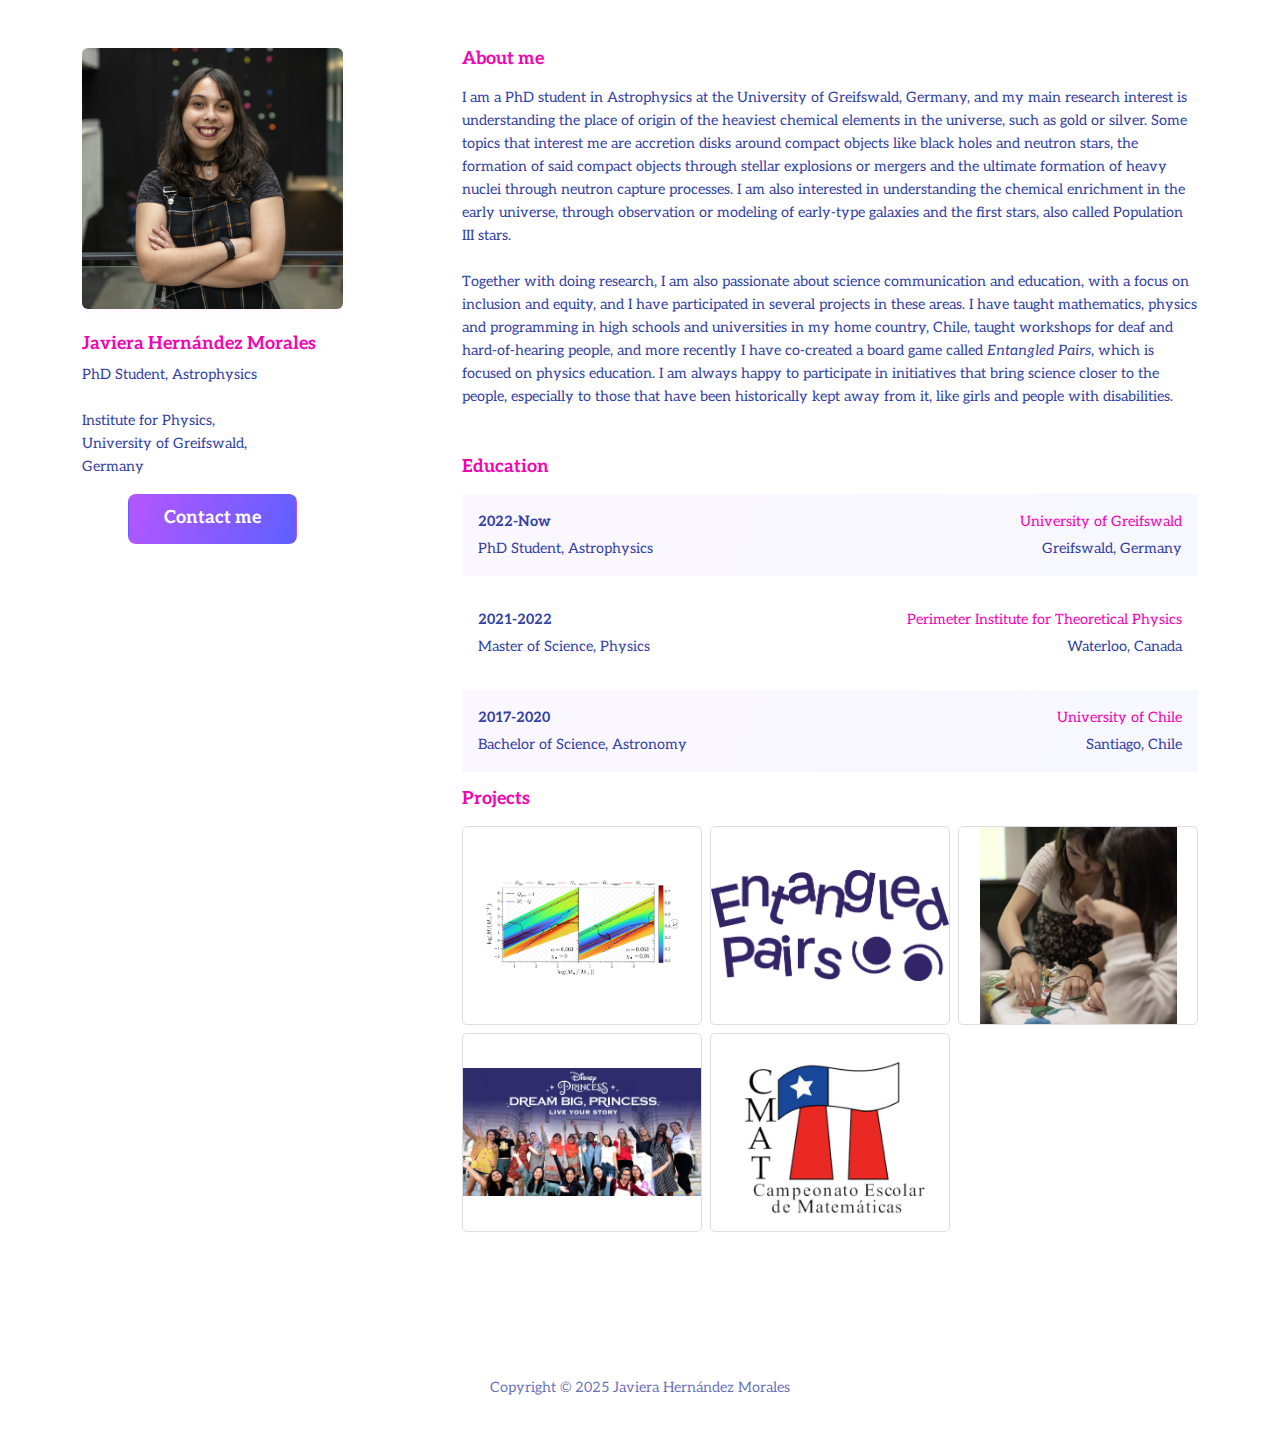
<file: index.html>
<!DOCTYPE html>
<html data-bs-theme="light" lang="en">

<head>
    <meta charset="utf-8">
    <meta name="viewport" content="width=device-width, initial-scale=1.0, shrink-to-fit=no">
    <title>Javiera Hernandez Morales - Personal Website</title>
    <meta name="description" content="Personal website of Javiera Hernandez Morales, showcasing projects, resume, and contact information.">
    <meta name="keywords" content="Javiera Hernandez Morales, portfolio, personal website, GitHub Pages">
    <link rel="stylesheet" href="assets/bootstrap/css/bootstrap.min.css">
    <link rel="stylesheet" href="https://fonts.googleapis.com/css?family=Azeret+Mono:300italic,400italic,600italic,700italic,800italic,400,300,600,700,800&amp;display=swap">
    <link rel="stylesheet" href="https://fonts.googleapis.com/css?family=Aleo&amp;display=swap">
    <link rel="stylesheet" href="assets/css/bss-overrides.css">
    <link rel="stylesheet" href="assets/css/baguetteBox.min.css">
</head>

<body>
    <section class="my-5">
        <div class="container">
            <div class="row">
                <div class="col-lg-3">
                    <div class="row row-cols-1 row-cols-sm-2 row-cols-lg-1 d-block d-print-block d-sm-block d-md-block d-lg-block d-xl-block d-xxl-block mb-5 mb-md-3">
                        <div class="col-sm-4"><img class="img-fluid border rounded border-0 shadow-sm mb-4" src="assets/img/PSI%20Photo%20square.jpg"></div>
                        <div class="col-sm-8 order-sm-first order-lg-last">
                            <h3 class="fs-5 fw-bold text-primary">Javiera Hernández Morales</h3>
                            <p class="mb-0">PhD Student,&nbsp;Astrophysics<br><br>Institute for Physics,<br>University of Greifswald,<br>Germany</p>
                            <div class="row justify-content-center">
                                <div class="col-auto"><a class="btn btn-lg mt-3 btn-primary-dragient" role="button" href="/contact.html">Contact me</a></div>
                            </div>
                        </div>
                    </div>
                </div>
                <div class="col-lg-8 offset-lg-1">
                    <div class="row">
                        <div class="col">
                            <div class="mb-5">
                                <h3 class="fs-5 fw-bold text-primary mb-3">About me</h3>
                                <p>I am a PhD student in Astrophysics at the University of Greifswald, Germany, and my main research interest is understanding the place of origin of the heaviest chemical elements in the universe, such as gold or silver. Some topics that interest me are accretion disks around compact objects like black holes and neutron stars, the formation of said compact objects through stellar explosions or mergers and the ultimate formation of heavy nuclei through neutron capture processes. I am also interested in understanding the chemical enrichment in the early universe, through observation or modeling of early-type galaxies and the first stars, also called Population III stars.<br><br>Together with doing research, I am also passionate about science communication and education, with a focus on inclusion and equity, and I have participated in several projects in these areas. I have taught mathematics, physics and programming in high schools and universities in my home country, Chile, taught workshops for deaf and hard-of-hearing people, and more recently I have co-created a board game called <em>Entangled Pairs</em>, which is focused on physics education. I am always happy to participate in initiatives that bring science&nbsp;closer to the people, especially to those that have been historically kept away from it, like girls and people with disabilities.</p>
                            </div>
                            <div>
                                <h3 class="fs-5 fw-bold text-primary mb-3">Education</h3>
                                <div class="bg-primary-subtle d-md-flex justify-content-md-between p-3 mb-3">
                                    <div class="mb-3 mb-md-0">
                                        <p class="fw-bold mb-1">2022-Now</p>
                                        <p class="mb-0">PhD Student, Astrophysics</p>
                                    </div>
                                    <div class="text-md-end">
                                        <p class="text-primary mb-1">University of Greifswald</p>
                                        <p class="mb-0">Greifswald, Germany</p>
                                    </div>
                                </div>
                                <div class="d-md-flex justify-content-md-between p-3 mb-3">
                                    <div class="mb-3 mb-md-0">
                                        <p class="fw-bold mb-1">2021-2022</p>
                                        <p class="mb-0">Master of Science, Physics</p>
                                    </div>
                                    <div class="text-md-end">
                                        <p class="text-primary mb-1">Perimeter Institute for Theoretical Physics</p>
                                        <p class="mb-0">Waterloo, Canada</p>
                                    </div>
                                </div>
                                <div class="bg-primary-subtle d-md-flex justify-content-md-between p-3 mb-3">
                                    <div class="mb-3 mb-md-0">
                                        <p class="fw-bold mb-1">2017-2020</p>
                                        <p class="mb-0">Bachelor of Science, Astronomy</p>
                                    </div>
                                    <div class="text-md-end">
                                        <p class="text-primary mb-1">University of Chile</p>
                                        <p class="mb-0">Santiago, Chile</p>
                                    </div>
                                </div>
                            </div>
                        </div>
                    </div>
                    <div class="row mb-5">
                        <div class="col">
                            <h2 class="fs-5 fw-bold text-primary mb-3">Projects</h2>
                            <div data-bss-type="blog-loop">
                                <div class="row gx-2 gy-2 row-cols-1 row-cols-sm-1 row-cols-md-3 row-cols-lg-3 row-cols-xl-3 row-cols-xxl-3" data-bss-type="blog-loop-base">
                                    <div class="col col-sm col-md col-lg col-xl col-xxl" data-bss-type="blog-loop-item">
                                        <div class="card border-0 project-item"><a class="stretched-link text-decoration-none" href="projects/project-1-papers.html"></a><img class="object-fit-scale card-img w-100 d-block border card-img-top" width="200" height="199" src="assets/img/paper.png">
                                            <div class="card-img-overlay text-white">
                                                <h4 class="fs-6 fw-bold mb-1">Research</h4>
                                                <p class="mb-0">Access my latest publication in arXiv.</p>
                                            </div>
                                        </div>
                                    </div>
                                    <div class="col col-sm col-md col-lg col-xl col-xxl" data-bss-type="blog-loop-item">
                                        <div class="card border-0 project-item"><a class="stretched-link text-decoration-none" href="projects/project-2-entangled_pairs.html"></a><img class="object-fit-scale card-img w-100 d-block border card-img-top" width="200" height="199" src="assets/img/Logo-Primary-Purple.png">
                                            <div class="card-img-overlay text-white">
                                                <h4 class="fs-6 fw-bold mb-1">Entangled Pairs</h4>
                                                <p class="mb-0">Meet the board game I co-created, which helps bring some of the most interesting concepts in physics closer to the public, through brief explanations and beautiful drawings.</p>
                                            </div>
                                        </div>
                                    </div>
                                    <div class="col col-sm col-md col-lg col-xl col-xxl" data-bss-type="blog-loop-item">
                                        <div class="card border-0 project-item"><a class="stretched-link text-decoration-none" href="projects/project-3-programming_our_future.html"></a><img class="object-fit-scale card-img w-100 d-block border card-img-top" width="200" height="199" src="assets/img/PoF.png">
                                            <div class="card-img-overlay text-white">
                                                <h4 class="fs-6 fw-bold mb-1">Programming our Future</h4>
                                                <p class="mb-0">Initiative to teach programming skills to deaf and hard-of-hearing students.</p>
                                            </div>
                                        </div>
                                    </div>
                                    <div class="col col-sm col-md col-lg col-xl col-xxl" data-bss-type="blog-loop-item">
                                        <div class="card border-0 project-item"><a class="stretched-link text-decoration-none" href="projects/project-4-dream_big_princess.html"></a><img class="object-fit-scale card-img w-100 d-block border card-img-top" width="200" height="199" src="assets/img/DBP.jpeg">
                                            <div class="card-img-overlay text-white">
                                                <h4 class="fs-6 fw-bold mb-1">Dream Big, Princess</h4>
                                                <p class="mb-0">Collaboration with Disney, where I directed a short-documentary about one of my heroes, the astronomer María Teresa Ruiz.</p>
                                            </div>
                                        </div>
                                    </div>
                                    <div class="col col-sm col-md col-lg col-xl col-xxl" data-bss-type="blog-loop-item">
                                        <div class="card border-0 project-item"><a class="stretched-link text-decoration-none" href="projects/project-5-rincon_matematico.html"></a><img class="object-fit-scale card-img w-100 d-block border card-img-top" width="200" height="199" src="assets/img/cmat.jpg">
                                            <div class="card-img-overlay text-white">
                                                <h4 class="fs-6 fw-bold mb-1">Rincón Matemático</h4>
                                                <p class="mb-0">A YouTube that me and some friends from university created to teach olympic-level mathematics to children in Chile.</p>
                                            </div>
                                        </div>
                                    </div>
                                </div>
                            </div>
                        </div>
                    </div>
                </div>
            </div>
        </div>
    </section>
    <footer class="text-center">
        <div class="container text-muted py-4 py-lg-5">
            <p class="mb-0">Copyright © 2025 Javiera Hernández Morales</p>
        </div>
    </footer>
    <script>
        (function() {
            let collections = document.querySelectorAll('[data-bss-type="blog-loop"]');
            let tagNavs = document.querySelectorAll('[data-bss-type="tag-nav"]');
            let tagLoops = document.querySelectorAll('[data-bss-type="tag-loop"]');
            let authorLoops = document.querySelectorAll('[data-bss-type="author-loop"]');
            let authorNavs = document.querySelectorAll('[data-bss-type="author-nav"]');

            window.addEventListener("popstate", (e) => {
                for (let collection of collections) {
                    updateCollection(collection);
                }

                for (let tagNav of tagNavs) {
                    updateTagNav(tagNav);
                }

                for (let authorNav of authorNavs) {
                    updateAuthorNav(authorNav);
                }
            });

            for (let collection of collections) {

                updateCollection(collection);

                if (!canPaginateCollection(collection)) continue;

                let pagination = collection.querySelector('[data-bss-type="blog-loop-pagination"]');

                pagination.addEventListener('click', function(e) {
                    let paginationItem = e.target.closest('.page-item');
                    if (!paginationItem) return;

                    e.preventDefault();

                    if (paginationItem.classList.contains('disabled') || paginationItem.classList.contains('active')) return;

                    let collection = paginationItem.closest('[data-bss-type="blog-loop"]');
                    if (!collection) return;

                    let page = parseInt(paginationItem.dataset.page);
                    if (!page) return;

                    let pageParam = getPageParameter(collection);

                    if (pageParam) {
                        const url = new URL(window.location);
                        url.searchParams.set(pageParam, page);
                        history.pushState({
                            [pageParam]: page
                        }, document.title, url);

                        for (let c of collections) {
                            let param = getPageParameter(c);
                            if (param !== pageParam) continue;
                            updateCollection(c);
                        }
                    } else {
                        updateCollection(collection, page);
                    }
                });
            }

            for (let tagNav of tagNavs) {
                updateTagNav(tagNav);
                tagNav.addEventListener('click', onTagClick);
            }

            for (let tagLoop of tagLoops) {
                tagLoop.addEventListener('click', onTagClick);
            }

            for (let authorLoop of authorLoops) {
                authorLoop.addEventListener('click', onAuthorClick);
            }

            for (let authorNav of authorNavs) {
                updateAuthorNav(authorNav);
            }

            function onTagClick(e) {
                onBlogFilterClick(e);

                for (let nav of tagNavs) {
                    updateTagNav(nav);
                }
            }

            function onAuthorClick(e) {
                onBlogFilterClick(e);

                for (let authorNav of authorNavs) {
                    updateAuthorNav(authorNav);
                }
            }

            function onBlogFilterClick(e) {
                const item = e.target.closest('[data-bss-filter="blog"]');
                if (!item || !item.dataset.hasOwnProperty('bssHref') || !item.dataset.hasOwnProperty('bssFilterParam')) return;

                const stateNode = item.dataset.hasOwnProperty('bssStateNode') ? item : item.querySelector('[data-bss-state-node]');

                if (stateNode && (stateNode.classList.contains('disabled') || stateNode.classList.contains('active'))) {
                    e.preventDefault();
                    return;
                }

                const link = item.dataset.bssHref;
                if (!linksToCurrentPage(link)) return;

                e.preventDefault();

                const url = new URL(window.location);
                const filterParam = item.dataset.bssFilterParam;
                const filterValue = item.dataset.bssFilterValue || '';

                const collectionsToUpdate = [];
                const newQueryParams = {
                    [filterParam]: filterValue
                };

                for (let c of collections) {
                    if (!canFilterCollection(c)) continue;
                    collectionsToUpdate.push(c);

                    let pageParam = getPageParameter(c);
                    let page = url.searchParams.get(pageParam);
                    if (page === null || page == 1) continue;

                    newQueryParams[pageParam] = 1;
                }

                for (let param in newQueryParams) {
                    if (newQueryParams[param]) {
                        url.searchParams.set(param, newQueryParams[param]);
                    } else {
                        url.searchParams.delete(param);
                    }
                }

                history.pushState(newQueryParams, document.title, url);

                for (let c of collectionsToUpdate) {
                    updateCollection(c);
                }
            }

            function getCollectionFilters(collection) {
                let filters = [];

                try {
                    const parsed = JSON.parse(collection.dataset.bssFilters);

                    if (Array.isArray(parsed)) {
                        filters = parsed;
                    }
                } catch (e) {}

                return filters;
            }

            function getCollectionEmptyFilterAction(collection, filter = '') {
                let emptyFilterActions = [];

                try {
                    const parsed = JSON.parse(collection.dataset.bssEmptyFilterActions);

                    if (Array.isArray(parsed)) {
                        emptyFilterActions = parsed;
                    }
                } catch (e) {}

                const action = emptyFilterActions.find(action => action.filter === filter);

                return action ? action.value : '';
            }

            function canFilterCollection(collection) {
                return !!getCollectionFilters(collection).length;
            }

            function canFilterCollectionByTag(collection) {
                return getCollectionFilters(collection).includes('tag');
            }

            function canFilterCollectionByAuthor(collection) {
                return getCollectionFilters(collection).includes('author');
            }

            function shouldShowAllItemsForEmptyFilter(collection, filter = '') {
                return getCollectionEmptyFilterAction(collection, filter) === 'show-all';
            }

            function canPaginateCollection(collection) {
                return !!getCollectionPagination(collection);
            }

            function getCollectionPagination(collection) {
                return collection.querySelector('[data-bss-type="blog-loop-pagination"]');
            }

            function getPageParameter(collection) {
                return collection.dataset.bssPageParam;
            }

            function linksToCurrentPage(path = '') {
                let currentURL, url;

                try {
                    currentURL = new URL(window.location);
                    url = new URL(path, window.location.href);
                } catch (e) {
                    console.error(e);
                }

                return currentURL.origin === url.origin && currentURL.pathname === url.pathname;
            }

            function updateCollection(collection, page, activeTag = '', activeAuthor = '') {

                const url = new URL(window.location.href);

                if (canPaginateCollection(collection)) {
                    if (!page) {
                        let pageParam = getPageParameter(collection);
                        page = (pageParam ? url.searchParams.get(pageParam) : 1) || 1;
                    }
                }

                if (canFilterCollectionByTag(collection) && !activeTag) {
                    let tagParam = 'tag';
                    activeTag = url.searchParams.get(tagParam) || '';
                }

                if (canFilterCollectionByAuthor(collection) && !activeAuthor) {
                    let authorParam = 'author';
                    activeAuthor = url.searchParams.get(authorParam) || '';
                }

                renderCollectionPage(collection, page, activeTag, activeAuthor);
            }

            function renderCollectionPage(collection, page = 1, activeTag = '', activeAuthor = '') {

                page = Math.max(parseInt(page, 10), 1);

                collection.style.removeProperty('display');

                let loopBase = collection.querySelector('[data-bss-type="blog-loop-base"]');
                loopBase && loopBase.style.removeProperty('display');

                let emptyState = collection.querySelector('[data-bss-type="empty-state"]');
                emptyState && emptyState.style.setProperty('display', 'none', 'important');

                let listItems = [].slice.call(collection.querySelectorAll('[data-bss-type="blog-loop-item"]'));
                listItems.forEach(item => item.style.setProperty('display', 'none', 'important'));

                if (canFilterCollectionByTag(collection)) {
                    listItems = listItems.filter(item => activeTag ? item.classList.contains('post-tag-' + activeTag) : shouldShowAllItemsForEmptyFilter(collection, 'tag'));
                }

                if (canFilterCollectionByAuthor(collection)) {
                    listItems = listItems.filter(item => activeAuthor ? item.classList.contains('post-author-' + activeAuthor) : shouldShowAllItemsForEmptyFilter(collection, 'author'));
                }

                let perPage = collection.dataset.bssPerpage || listItems.length;
                let visibleListItems = listItems.slice((page - 1) * perPage, page * perPage);
                visibleListItems.forEach(item => item.style.removeProperty('display'));

                let isEmpty = !visibleListItems.length;

                if (isEmpty) {
                    loopBase && loopBase.style.setProperty('display', 'none', 'important');
                    emptyState && emptyState.style.removeProperty('display');
                }

                let itemCount = listItems.length;
                let pageCount = Math.max(Math.ceil(itemCount / perPage), 1);

                updateCollectionPagination(collection, page, pageCount, isEmpty);

                if (collection.dataset.bssScrollOnChange) {
                    scrollToCollectionTop(collection);
                }
            }

            function updateCollectionPagination(collection, page, pageCount, isEmpty) {
                let pagination = getCollectionPagination(collection);
                if (!pagination) return;

                let paginationItems = [].slice.call(pagination.querySelectorAll('.page-item'));

                if (pageCount === 1 || isEmpty) {
                    pagination.style.setProperty('display', 'none', 'important');
                } else {
                    pagination.style.removeProperty('display');
                }

                let previousBtnDisabled = page - 1 <= 0;
                let previousPage = previousBtnDisabled ? 1 : page - 1;

                let nextBtnDisabled = page + 1 > pageCount;
                let nextPage = nextBtnDisabled ? pageCount : page + 1;

                for (let i = 0; i < paginationItems.length; i++) {
                    let paginationItem = paginationItems[i];

                    paginationItem.classList.remove('active', 'disabled');

                    if (paginationItem.dataset.type === 'prev') {
                        paginationItem.dataset.page = previousPage;

                        if (previousBtnDisabled) {
                            paginationItem.classList.add('disabled');
                        }
                    } else if (paginationItem.dataset.type === 'next') {
                        paginationItem.dataset.page = nextPage;

                        if (nextBtnDisabled) {
                            paginationItem.classList.add('disabled');
                        }
                    } else {
                        if (paginationItem.dataset.page > pageCount) {
                            paginationItem.style.setProperty('display', 'none', 'important');
                        } else {
                            paginationItem.style.removeProperty('display');
                        }

                        if (paginationItem.dataset.page == page) {
                            paginationItem.classList.add('active');
                        }
                    }
                }
            }

            function scrollToCollectionTop(collection) {
                const rect = collection.getBoundingClientRect();
                const viewHeight = Math.max(document.documentElement.clientHeight, window.innerHeight);
                const threshold = 100;

                if (rect.top >= 0 && viewHeight - rect.top > threshold) return;

                setTimeout(() => {
                    collection.scrollIntoView({
                        behavior: "smooth",
                        block: "start",
                        inline: "start"
                    });
                }, 0);
            }

            function updateTagNav(tagNav) {
                const url = new URL(window.location.href);

                let tagParam = 'tag';
                let tag = url.searchParams.get(tagParam) || '';

                renderTagNav(tagNav, tag);
            }

            function renderTagNav(tagNav, activeTag = '') {
                if (!tagNav.dataset.bssSyncUrl) return;

                let navItems = [].slice.call(tagNav.querySelectorAll('[data-bss-type="tag-loop-item"]'));

                navItems.forEach(item => {
                    const activeClassNode = item.dataset.hasOwnProperty('bssStateNode') ? item : item.querySelector('[data-bss-state-node]');
                    if (!activeClassNode) return;

                    activeClassNode.classList.remove('active');

                    const link = item.dataset.bssHref;
                    if (!linksToCurrentPage(link) || activeClassNode.classList.contains('disabled')) return;

                    if (item.dataset.bssTag === activeTag) {
                        activeClassNode.classList.add('active');
                    }
                });
            }

            function updateAuthorNav(authorNav) {
                const url = new URL(window.location.href);

                let authorParam = 'author';
                let author = url.searchParams.get(authorParam) || '';

                renderAuthorNav(authorNav, author);
            }

            function renderAuthorNav(authorNav, activeAuthor = '') {
                if (!canFilterCollectionByAuthor(authorNav)) return;

                authorNav.style.removeProperty('display');

                let items = [].slice.call(authorNav.querySelectorAll('[data-bss-type="author-loop-item"]'));
                items.forEach(item => item.classList.contains('author-' + activeAuthor) ? item.style.removeProperty('display') : item.style.setProperty('display', 'none', 'important'));
            }
        })();
    </script>
    <script src="assets/bootstrap/js/bootstrap.min.js"></script>
    <script src="assets/js/baguetteBox.min.js"></script>
    <script src="assets/js/template.js"></script>
</body>

</html>
</file>
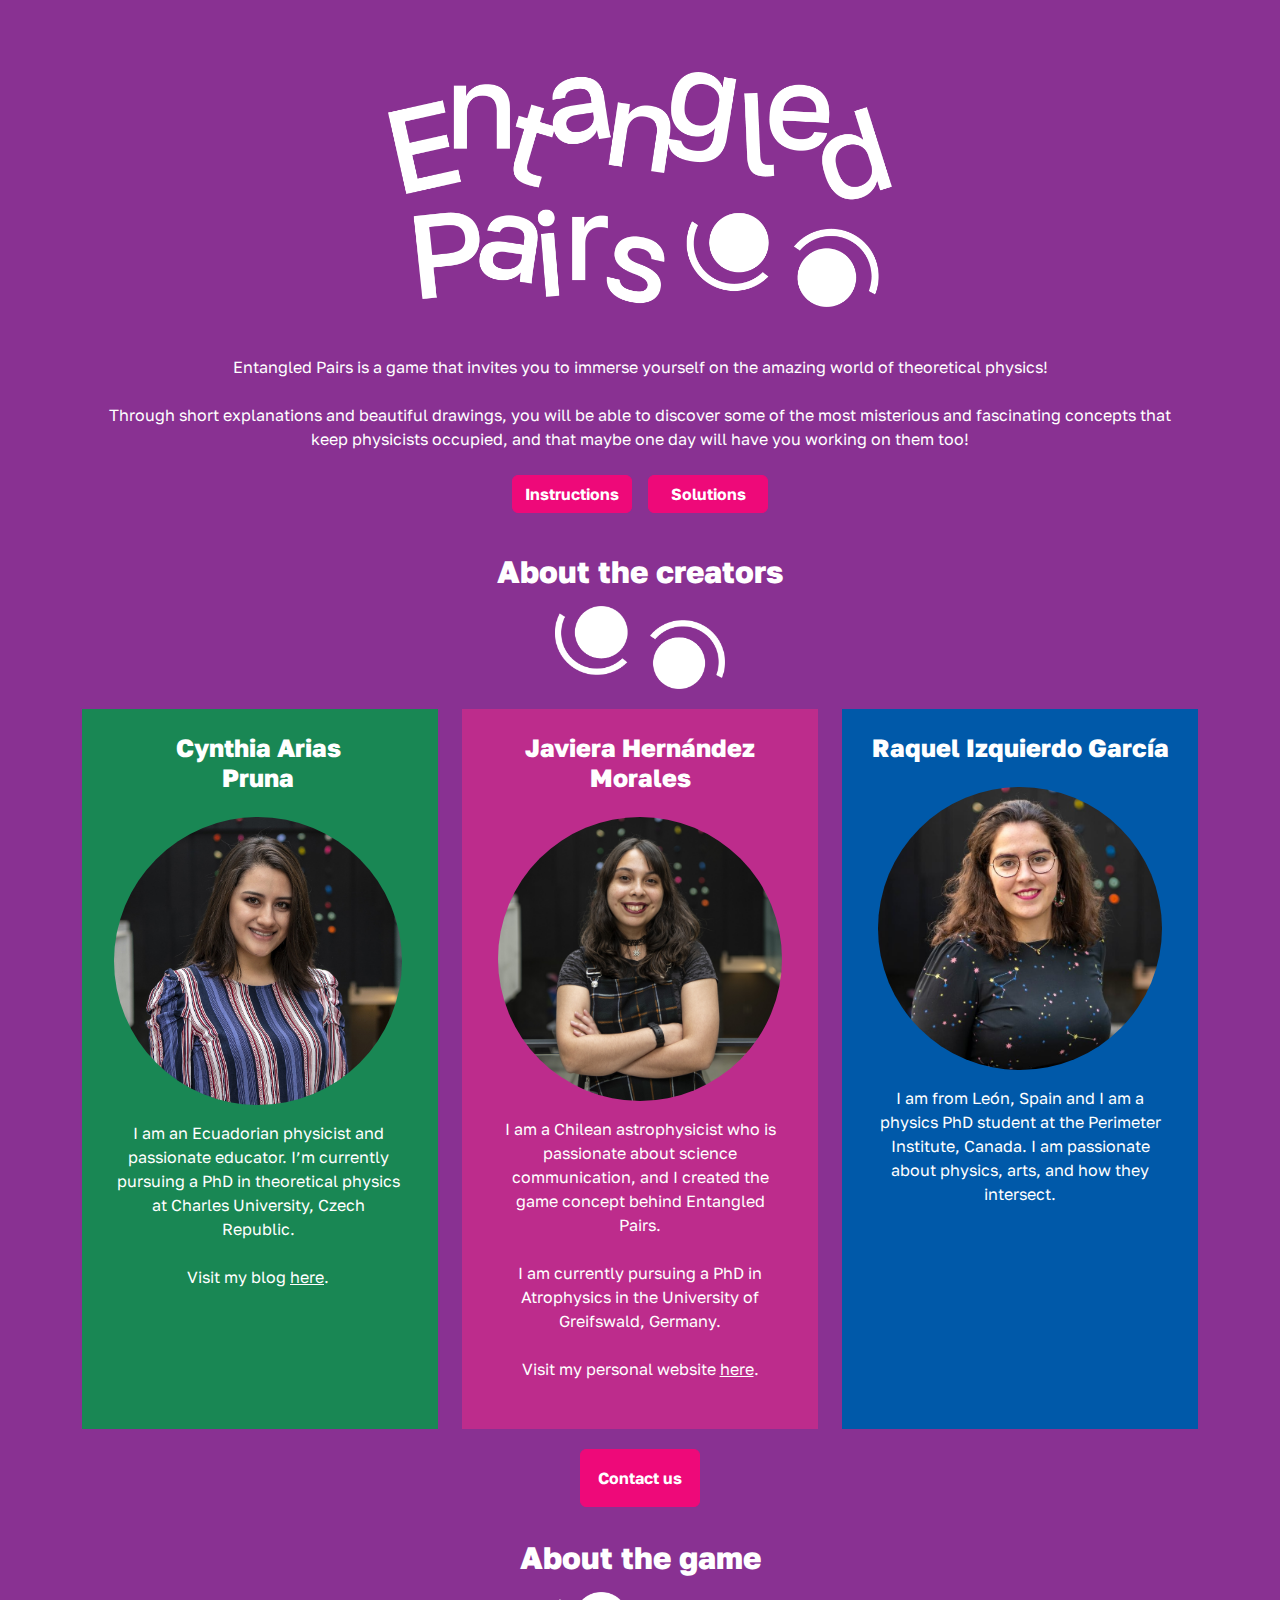
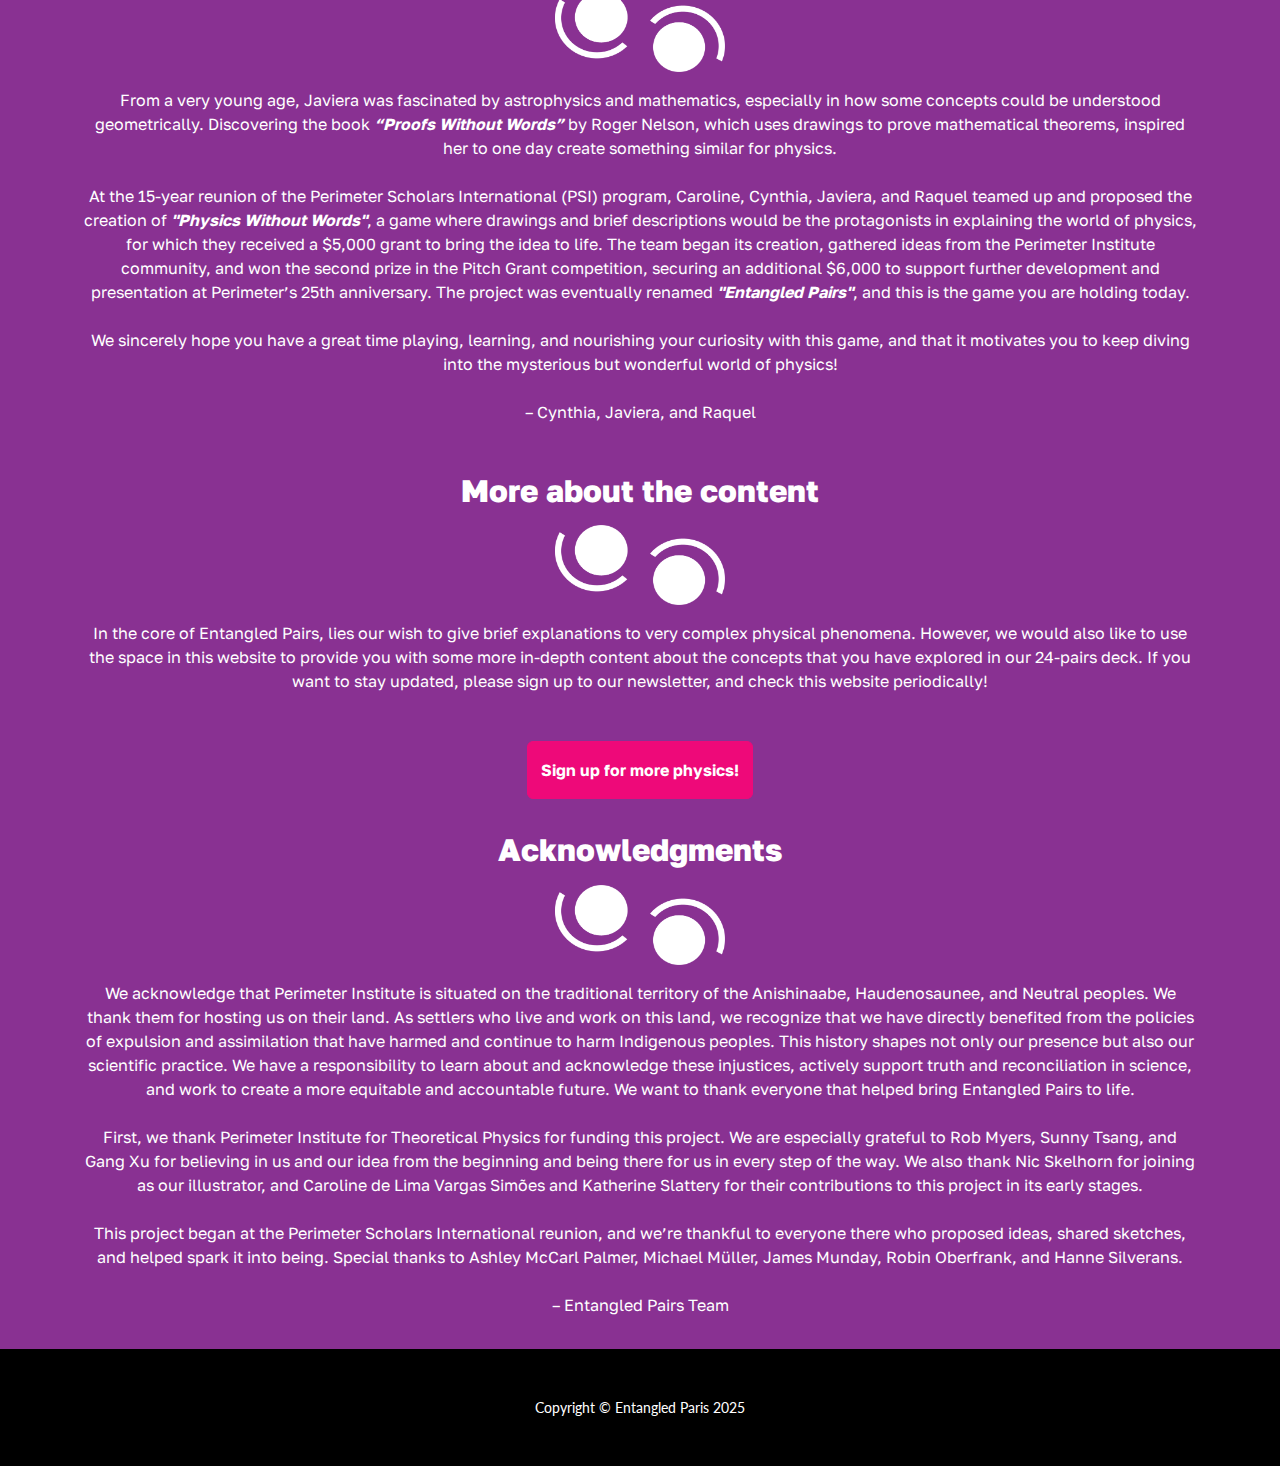
<file: entangled-pairs/index.html>
<!DOCTYPE html>
<html data-bs-theme="light" lang="en" style="background: var(--bs-secondary);">

<head>
    <meta charset="utf-8">
    <meta name="viewport" content="width=device-width, initial-scale=1.0, shrink-to-fit=no">
    <title>Entangled Pairs</title>
    <meta name="descriptions" content="Entangled Pairs physics boardgame website">
    <meta name="keywords" content="Entangled Pairds physics boardgame website ">
    <link rel="stylesheet" href="assets/bootstrap/css/bootstrap.min.css">
    <link rel="stylesheet" href="https://fonts.googleapis.com/css?family=Catamaran:100,200,300,400,500,600,700,800,900&amp;display=swap">
    <link rel="stylesheet" href="https://fonts.googleapis.com/css?family=Lato:100,100i,300,300i,400,400i,700,700i,900,900i&amp;display=swap">
    <link rel="stylesheet" href="https://fonts.googleapis.com/css?family=Golos+Text&amp;display=swap">
    <link rel="stylesheet" href="assets/css/bss-overrides.css">
</head>

<body class="bg-secondary">
    <header class="text-center text-white mt-0 pt-6 mb-0 pb-4 masthead" style="background: var(--bs-secondary);">
        <div class="row justify-content-center mb-4 pb-0">
            <div class="col col-lg-5"><img class="img-fluid ps-2 pe-2" width="1924" height="898" src="assets/img/Logo-Primary-White.png"></div>
        </div>
        <div class="row">
            <div class="col">
                <div class="container">
                    <p class="m-4" style="font-family: 'Golos Text', sans-serif;">Entangled Pairs is a game that invites you to immerse yourself on the amazing world of theoretical physics!<br><br>Through short explanations and beautiful drawings, you will be able to discover some of the most misterious and fascinating concepts that keep physicists occupied, and that maybe one day will have you working on them too!</p>
                </div><a class="btn btn-primary ms-0 ps-2 me-2 pe-2" role="button" style="font-family: 'Golos Text', sans-serif;font-weight: bold;width: 120px;text-align: center;" href="how_to_play.html">Instructions</a><a class="btn btn-primary ms-2 me-0" role="button" style="font-family: 'Golos Text', sans-serif;font-weight: bold;width: 120px;text-align: center;" href="solutions_page.html">Solutions</a>
            </div>
        </div>
    </header>
    <section style="background: var(--bs-secondary);">
        <div class="container" style="color: var(--bs-secondary);">
            <div class="row align-items-center" style="color: var(--bs-secondary);background: var(--bs-secondary);">
                <div class="col col-xl-12 order-lg-1 mt-3 mb-3" style="background: var(--bs-secondary);text-align: center;">
                    <h2 class="display-4 ps-4 pe-4 mb-3" style="font-family: 'Golos Text', sans-serif;font-weight: bold;font-size: 31px;color: var(--bs-white);">About the creators</h2><img src="assets/img/Logomark-White.png" width="170" height="83">
                </div>
            </div>
        </div>
    </section>
    <div class="container bg-secondary">
        <div class="row bg-secondary">
            <div class="col bg-secondary ms-0 pt-1 pb-1">
                <section class="h-100" style="background: var(--bs-secondary);">
                    <div class="container bg-success h-100">
                        <div class="row align-items-center">
                            <div class="col-12 h-100 order-lg-1 ps-2 pt-2 pb-2" style="color: var(--bs-primary);background: var(--bs-success);text-align: center;">
                                <h1 class="ms-0 me-0 pe-0 mt-3 mb-0" style="color: var(--bs-white);font-family: 'Golos Text', sans-serif;font-weight: bold;font-size: 25px;">Cynthia Arias<br>Pruna</h1>
                                <div class="ps-4 pe-4 mt-0 pt-4 mb-0 pb-4"><img class="rounded-circle img-fluid" src="assets/img/Cynthia%20Arias%20Pruna_Fav%20copia.png">
                                    <p class="pt-3" style="color: var(--bs-white);font-family: 'Golos Text', sans-serif;text-align: center;">I am an Ecuadorian physicist and passionate educator. I’m currently pursuing a PhD in theoretical physics at Charles University, Czech Republic.<br><br>Visit my blog <a href="https://cynthiarias.medium.com/physics-passion-purpose-a4a96c3f2309">here</a>.</p>
                                </div>
                            </div>
                        </div>
                    </div>
                </section>
            </div>
            <div class="col pt-1 pb-1">
                <section class="h-100" style="background: var(--bs-secondary);">
                    <div class="container bg-primary h-100">
                        <div class="row h-100 align-items-center">
                            <div class="h-100 order-lg-1 mt-0 pt-2 pb-2" style="color: var(--bs-white);background: var(--bs-primary);text-align: center;">
                                <h1 class="ms-0 me-0 pe-0 mt-3 mb-0" style="color: var(--bs-white);font-family: 'Golos Text', sans-serif;font-weight: bold;font-size: 25px;">Javiera Hernández Morales</h1>
                                <div class="h-100 ps-4 pe-4 mt-0 pt-4 mb-0 pb-4"><img class="rounded-circle img-fluid" src="assets/img/PSI%20Photo%20square.jpg">
                                    <p class="pt-3" style="color: var(--bs-white);font-family: 'Golos Text', sans-serif;text-align: center;">I am a Chilean astrophysicist who is passionate about science communication, and I created the game concept behind Entangled Pairs.<br><br>I am currently pursuing a PhD in Atrophysics in the University of Greifswald, Germany.<br><br>Visit my personal website <a href="https://javihernandezm.github.io">here</a>.</p>
                                </div>
                            </div>
                        </div>
                    </div>
                </section>
            </div>
            <div class="col bg-secondary pt-1 pb-1">
                <section class="h-100" style="background: var(--bs-secondary);">
                    <div class="container bg-light h-100">
                        <div class="row align-items-center mt-0">
                            <div class="col-12 col-xl-12 bg-light h-100 order-lg-1 mt-0 pt-2 pb-2" style="color: var(--bs-primary);background: var(--bs-light);text-align: center;">
                                <h1 class="ms-0 me-0 pe-0 mt-3 mb-0" style="color: var(--bs-white);font-family: 'Golos Text', sans-serif;font-weight: bold;font-size: 25px;">Raquel Izquierdo García</h1>
                                <div class="ps-4 pe-4 mt-0 pt-4 mb-0 pb-4"><img class="rounded-circle img-fluid" src="assets/img/WhatsApp%20Image%202025-08-26%20at%2017.46.08.jpeg">
                                    <p class="pt-3" style="color: var(--bs-white);font-family: 'Golos Text', sans-serif;text-align: center;">I am from León, Spain and I am a physics PhD student at the Perimeter Institute, Canada. I am passionate about physics, arts, and how they intersect.</p>
                                </div>
                            </div>
                        </div>
                    </div>
                </section>
            </div>
        </div>
    </div>
    <div class="container">
        <div class="row">
            <div class="col pt-3 pb-3" style="text-align: center;"><a class="btn btn-primary pt-3 pb-3" role="button" style="width: 120px;font-family: 'Golos Text', sans-serif;" href="https://docs.google.com/forms/d/e/1FAIpQLSdFVrfkp1GsWASMFuBRDX1H1TS6RtEHCZ4xi_1aCVHStq6cLQ/viewform?usp=dialog"><strong>Contact us</strong></a></div>
        </div>
    </div>
    <section class="bg-secondary">
        <div class="container bg-primary">
            <div class="row" style="color: var(--bs-secondary);background: var(--bs-secondary);">
                <div class="col order-lg-1 mt-3 mb-3" style="background: var(--bs-secondary);text-align: center;">
                    <h2 class="display-4 ps-4 pe-4 mb-3 pb-0" style="font-family: 'Golos Text', sans-serif;font-weight: bold;font-size: 31px;color: var(--bs-white);">About the game</h2><img src="assets/img/Logomark-White.png" width="170" height="80">
                    <div>
                        <div class="row">
                            <div class="col col-lg-12">
                                <p class="pt-3" style="color: var(--bs-white);font-family: 'Golos Text', sans-serif;">From a very young age, Javiera was fascinated by astrophysics and mathematics, especially in how some concepts could be understood geometrically. Discovering the book&nbsp;<strong><em>“Proofs Without Words” </em></strong>by Roger Nelson, which uses drawings to prove mathematical theorems, inspired her to one day create something similar for physics.<br><br>At the 15-year reunion of the Perimeter Scholars International (PSI) program, Caroline, Cynthia, Javiera, and Raquel teamed up and proposed the creation of&nbsp;<strong><em>"Physics Without Words"</em></strong>, a game where drawings and brief descriptions would be the protagonists in explaining the world of physics, for which they received&nbsp;a $5,000 grant to bring the idea to life. The team began its creation, gathered ideas from the Perimeter Institute community, and won the second prize in the Pitch Grant competition, securing an additional $6,000 to support further development and presentation at Perimeter’s 25th anniversary. The project was eventually renamed<strong><em> "Entangled Pairs"</em></strong>, and this is the game you are holding today. <br><br>We sincerely hope you have a great time playing, learning, and nourishing your curiosity with this game, and that it motivates you to keep diving into the mysterious but wonderful world of physics!<br><br>– Cynthia, Javiera, and Raquel</p>
                            </div>
                        </div>
                    </div>
                </div>
            </div>
        </div>
    </section>
    <section>
        <div class="container">
            <div class="row" style="color: var(--bs-secondary);background: var(--bs-secondary);">
                <div class="col order-lg-1 mt-3 mb-3" style="background: var(--bs-secondary);text-align: center;">
                    <h2 class="display-4 ps-4 pe-4 mb-3 pb-0" style="font-family: 'Golos Text', sans-serif;font-weight: bold;font-size: 31px;color: var(--bs-white);">More about the content</h2><img src="assets/img/Logomark-White.png" width="170" height="80">
                    <div>
                        <div class="row">
                            <div class="col col-lg-12">
                                <p class="pt-3" style="color: var(--bs-white);font-family: 'Golos Text', sans-serif;">In the core of Entangled Pairs, lies our wish to give brief explanations to very complex physical phenomena. However, we would also like to use the space in this website to provide you with some more in-depth content about the concepts that you have explored in our 24-pairs deck. If you want to stay updated, please sign up to our newsletter, and check this website periodically!</p>
                            </div>
                        </div>
                    </div>
                </div>
            </div>
            <div class="row">
                <div class="col pt-3 pb-3" style="text-align: center;"><a class="btn btn-primary pt-3 pb-3" role="button" style="width: 226px;font-family: 'Golos Text', sans-serif;" href="https://docs.google.com/forms/d/e/1FAIpQLSdDezlL7pymgkRrMQ0JTl0t01PeBmrwxaSVr_gDy3yjGjlIcg/viewform?usp=header"><strong>Sign up for more physics!</strong></a></div>
            </div>
        </div>
    </section>
    <section style="background: var(--bs-secondary);">
        <div class="container" style="color: var(--bs-secondary);">
            <div class="row align-items-center" style="color: var(--bs-secondary);background: var(--bs-secondary);">
                <div class="order-lg-1 mt-3 mb-3" style="background: var(--bs-secondary);text-align: center;">
                    <h2 class="display-4 ps-4 pe-4 mb-3 pb-0" style="font-family: 'Golos Text', sans-serif;font-weight: bold;font-size: 31px;color: var(--bs-white);">Acknowledgments</h2><img src="assets/img/Logomark-White.png" width="170" height="80">
                    <div>
                        <div class="row">
                            <div class="col">
                                <p class="pt-3" style="color: var(--bs-white);font-family: 'Golos Text', sans-serif;">We acknowledge that Perimeter Institute is situated on the traditional territory of the Anishinaabe, Haudenosaunee, and Neutral peoples. We thank them for hosting us on their land. As settlers who live and work on this land, we recognize that we have directly benefited from the policies of expulsion and assimilation that have harmed and continue to harm Indigenous peoples. This history shapes not only our presence but also our scientific practice. We have a responsibility to learn about and acknowledge these injustices, actively support truth and reconciliation in science, and work to create a more equitable and accountable future. We want to thank everyone that helped bring Entangled Pairs to life.<br><br>First, we thank Perimeter Institute for Theoretical Physics for funding this project. We are especially grateful to Rob Myers, Sunny Tsang, and Gang Xu for believing in us and our idea from the beginning and being there for us in every step of the way. We also thank Nic Skelhorn for joining as our illustrator, and Caroline de Lima Vargas Simões and Katherine Slattery for their contributions to this project in its early stages.<br><br>This project began at the Perimeter Scholars International reunion, and we’re thankful to everyone there who proposed ideas, shared sketches, and helped spark it into being. Special thanks to Ashley McCarl Palmer, Michael Müller, James Munday, Robin Oberfrank, and Hanne Silverans.<br><br>– Entangled Pairs Team</p>
                            </div>
                        </div>
                    </div>
                </div>
            </div>
        </div>
    </section>
    <footer class="py-5 bg-black" style="background: var(--bs-secondary);">
        <div class="container">
            <p class="text-center text-white m-0 small">Copyright&nbsp;© Entangled Paris 2025</p>
        </div>
    </footer>
    <script src="assets/bootstrap/js/bootstrap.min.js"></script>
</body>

</html>
</file>
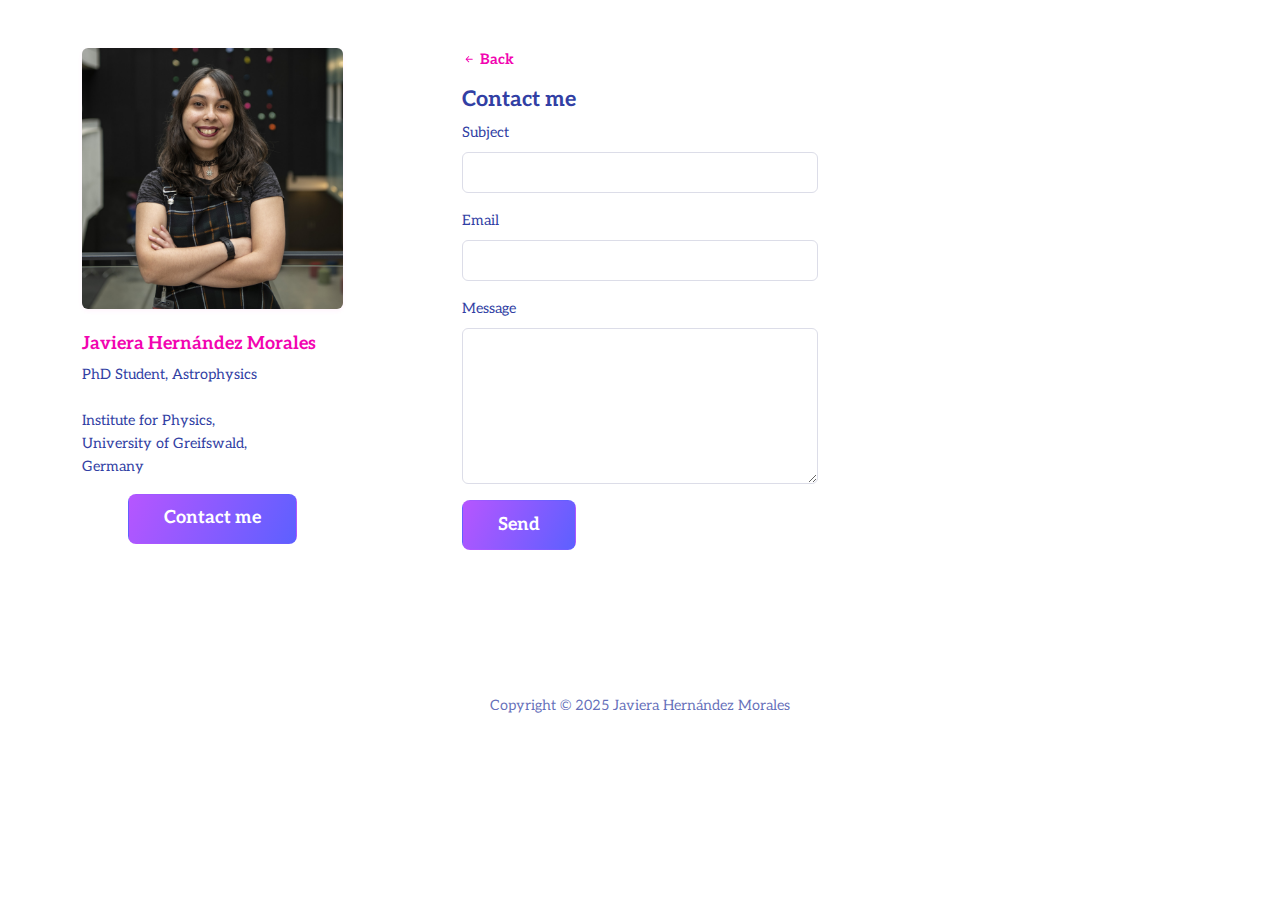
<file: contact.html>
<!DOCTYPE html>
<html data-bs-theme="light" lang="en">

<head>
    <meta charset="utf-8">
    <meta name="viewport" content="width=device-width, initial-scale=1.0, shrink-to-fit=no">
    <title>Contact - Javiera H.M.</title>
    <link rel="stylesheet" href="assets/bootstrap/css/bootstrap.min.css">
    <link rel="stylesheet" href="https://fonts.googleapis.com/css?family=Azeret+Mono:300italic,400italic,600italic,700italic,800italic,400,300,600,700,800&amp;display=swap">
    <link rel="stylesheet" href="https://fonts.googleapis.com/css?family=Aleo&amp;display=swap">
    <link rel="stylesheet" href="assets/css/bss-overrides.css">
    <link rel="stylesheet" href="assets/css/baguetteBox.min.css">
</head>

<body>
    <section class="my-5">
        <div class="container">
            <div class="row">
                <div class="col-lg-3">
                    <div class="row row-cols-1 row-cols-sm-2 row-cols-lg-1 d-none d-print-block d-sm-none d-md-none d-lg-block d-xl-block d-xxl-block mb-5 mb-md-3">
                        <div class="col-sm-4"><img class="img-fluid border rounded border-0 shadow-sm mb-4" src="assets/img/PSI%20Photo%20square.jpg"></div>
                        <div class="col-sm-8 order-sm-first order-lg-last">
                            <h3 class="fs-5 fw-bold text-primary">Javiera Hernández Morales</h3>
                            <p class="mb-0">PhD Student,&nbsp;Astrophysics<br><br>Institute for Physics,<br>University of Greifswald,<br>Germany</p>
                            <div class="row justify-content-center">
                                <div class="col-auto"><a class="btn btn-lg mt-3 btn-primary-dragient" role="button" href="/contact.html">Contact me</a></div>
                            </div>
                        </div>
                    </div>
                </div>
                <div class="col-lg-8 offset-lg-1">
                    <div class="row mb-5">
                        <div class="col"><a class="fw-bold link-primary d-flex align-items-center mb-3 text-decoration-none" href="/"><svg xmlns="http://www.w3.org/2000/svg" width="1em" height="1em" fill="currentColor" viewBox="0 0 16 16" class="bi bi-arrow-left-short me-1">
                                    <path fill-rule="evenodd" d="M12 8a.5.5 0 0 1-.5.5H5.707l2.147 2.146a.5.5 0 0 1-.708.708l-3-3a.5.5 0 0 1 0-.708l3-3a.5.5 0 1 1 .708.708L5.707 7.5H11.5a.5.5 0 0 1 .5.5"></path>
                                </svg>Back</a>
                            <h1 class="fs-4 fw-bold">Contact me</h1>
                            <div class="row d-flex">
                                <div class="col-md-8 col-lg-6">
                                    <form data-bss-recipient="6ea9b31d3e1f72aa2508cee8e8fea2eb">
                                        <div class="mb-3"><label class="form-label">Subject</label><input class="form-control" type="text" required=""></div>
                                        <div class="mb-3"><label class="form-label">Email</label><input class="form-control" type="email" id="email" name="email" required=""></div>
                                        <div class="mb-3"><label class="form-label">Message</label><textarea class="form-control" id="message" name="message" rows="6" required="" minlength="2"></textarea></div>
                                        <div><button class="btn btn-lg btn-primary-dragient" type="submit">Send</button></div>
                                    </form>
                                </div>
                            </div>
                        </div>
                    </div>
                </div>
            </div>
        </div>
    </section>
    <footer class="text-center">
        <div class="container text-muted py-4 py-lg-5">
            <p class="mb-0">Copyright © 2025 Javiera Hernández Morales</p>
        </div>
    </footer>
    <script src="assets/bootstrap/js/bootstrap.min.js"></script>
    <script src="assets/js/smart-forms.min.js"></script>
    <script src="assets/js/baguetteBox.min.js"></script>
    <script src="assets/js/template.js"></script>
</body>

</html>
</file>
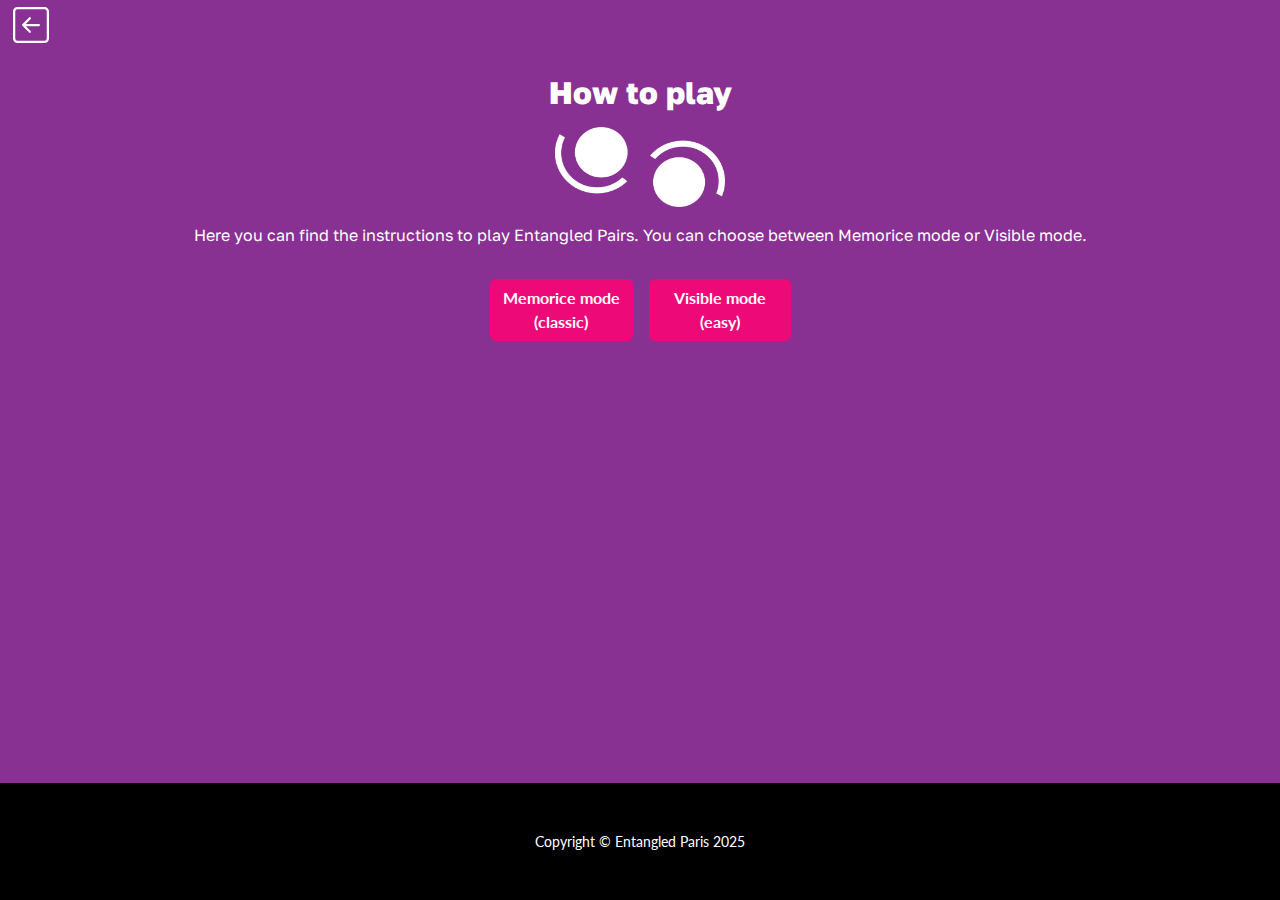
<file: entangled-pairs/how_to_play.html>
<!DOCTYPE html>
<html data-bs-theme="light" lang="en" style="background: var(--bs-secondary);">

<head>
    <meta charset="utf-8">
    <meta name="viewport" content="width=device-width, initial-scale=1.0, shrink-to-fit=no">
    <title>Home - Entangled Paris</title>
    <link rel="stylesheet" href="assets/bootstrap/css/bootstrap.min.css">
    <link rel="stylesheet" href="https://fonts.googleapis.com/css?family=Catamaran:100,200,300,400,500,600,700,800,900&amp;display=swap">
    <link rel="stylesheet" href="https://fonts.googleapis.com/css?family=Lato:100,100i,300,300i,400,400i,700,700i,900,900i&amp;display=swap">
    <link rel="stylesheet" href="https://fonts.googleapis.com/css?family=Golos+Text&amp;display=swap">
    <link rel="stylesheet" href="assets/css/bss-overrides.css">
</head>

<body class="bg-secondary">
    <div class="row">
        <div class="col text-start"><a class="btn btn-primary text-center bg-transparent border-secondary me-2 mb-2" role="button" href="index.html"><svg xmlns="http://www.w3.org/2000/svg" width="1em" height="1em" fill="currentColor" viewBox="0 0 16 16" class="bi bi-arrow-left-square" style="font-size: 36px;">
                    <path fill-rule="evenodd" d="M15 2a1 1 0 0 0-1-1H2a1 1 0 0 0-1 1v12a1 1 0 0 0 1 1h12a1 1 0 0 0 1-1zM0 2a2 2 0 0 1 2-2h12a2 2 0 0 1 2 2v12a2 2 0 0 1-2 2H2a2 2 0 0 1-2-2zm11.5 5.5a.5.5 0 0 1 0 1H5.707l2.147 2.146a.5.5 0 0 1-.708.708l-3-3a.5.5 0 0 1 0-.708l3-3a.5.5 0 1 1 .708.708L5.707 7.5z"></path>
                </svg></a></div>
    </div>
    <section class="bg-secondary">
        <div class="container bg-primary">
            <div class="row" style="color: var(--bs-secondary);background: var(--bs-secondary);">
                <div class="col order-lg-1 mt-3 mb-3" style="background: var(--bs-secondary);text-align: center;">
                    <h2 class="display-4 ps-4 pe-4 mb-3 pb-0" style="font-family: 'Golos Text', sans-serif;font-weight: bold;font-size: 31px;color: var(--bs-white);">How to play</h2><img src="assets/img/Logomark-White.png" width="170" height="80">
                    <div>
                        <div class="row">
                            <div class="col col-lg-12">
                                <p class="pt-3" style="color: var(--bs-white);font-family: 'Golos Text', sans-serif;">Here you can find the instructions to play Entangled Pairs. You can choose between Memorice mode or Visible mode.</p>
                            </div>
                        </div>
                    </div>
                </div>
            </div>
        </div>
    </section>
    <div class="row">
        <div class="col text-center"><a class="btn btn-primary text-center me-2 mb-2" role="button" href="memorice.html"><strong>Memorice mode </strong><br><strong>(classic)</strong></a><a class="btn btn-primary ms-2 ps-4 pe-4 mb-2" role="button" href="visible.html"><strong>Visible mode </strong><br><strong>(easy)</strong></a></div>
    </div>
    <footer class="position-fixed bottom-0 w-100 py-5 bg-black" style="background: var(--bs-secondary);">
        <div class="container">
            <p class="text-center text-white m-0 small">Copyright&nbsp;© Entangled Paris 2025</p>
        </div>
    </footer>
    <script src="assets/bootstrap/js/bootstrap.min.js"></script>
</body>

</html>
</file>
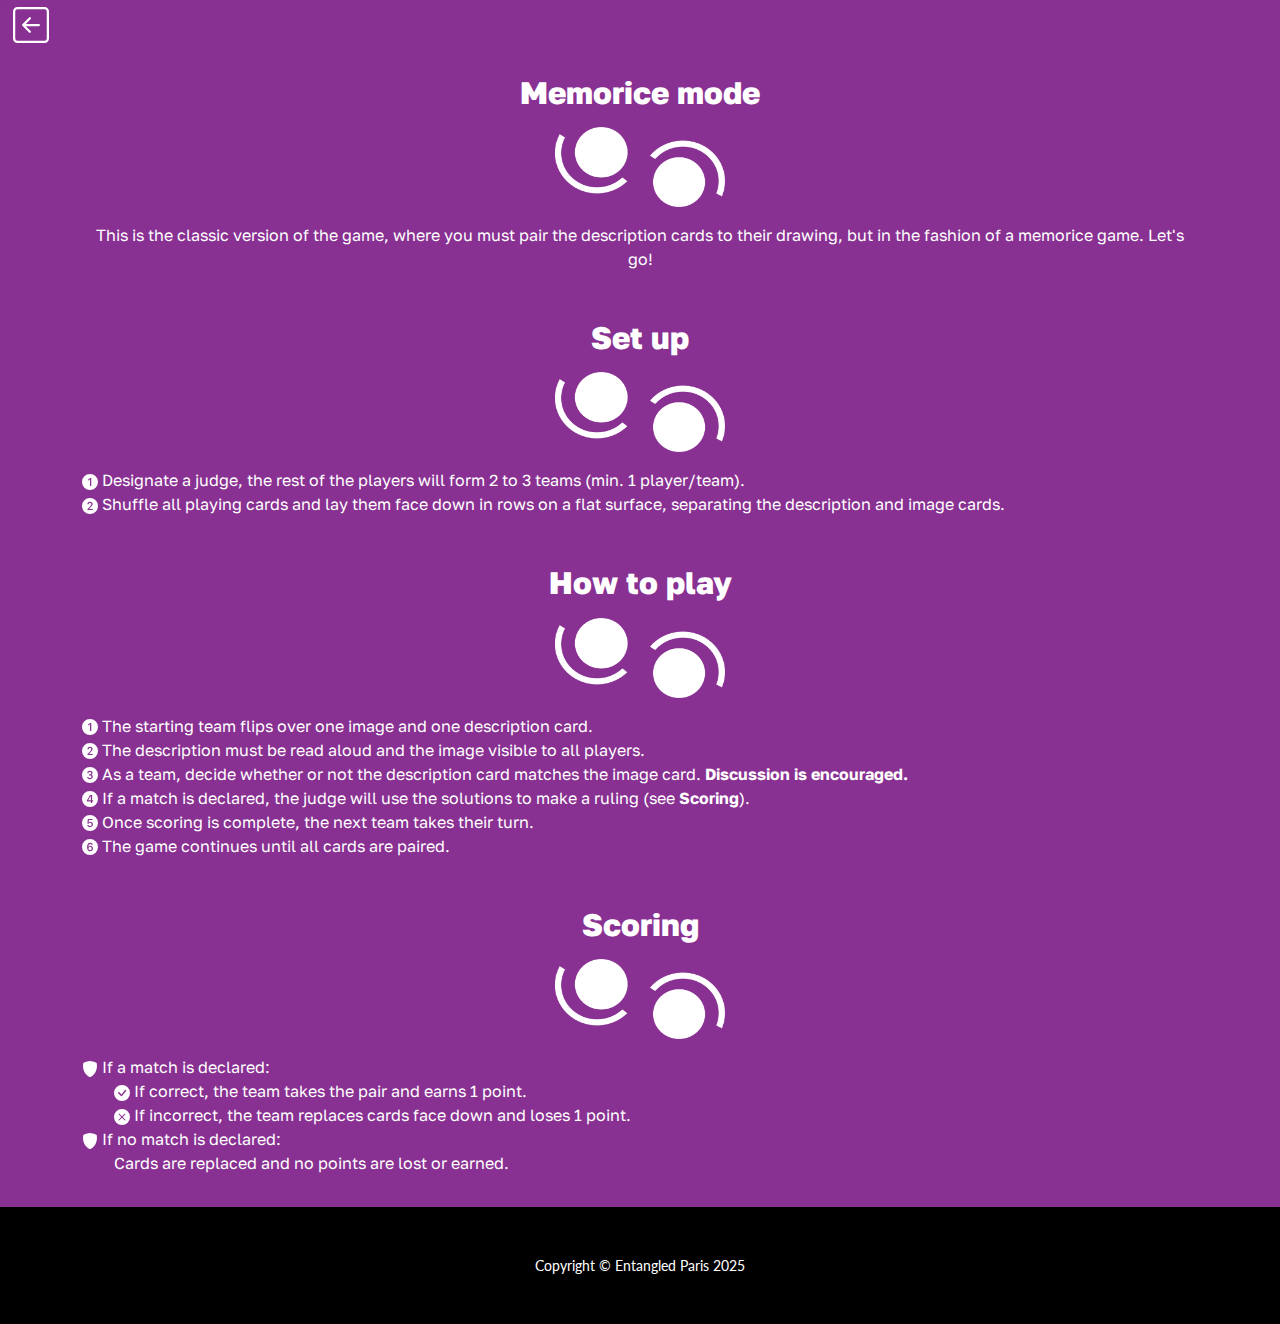
<file: entangled-pairs/memorice.html>
<!DOCTYPE html>
<html data-bs-theme="light" lang="en" style="background: var(--bs-secondary);">

<head>
    <meta charset="utf-8">
    <meta name="viewport" content="width=device-width, initial-scale=1.0, shrink-to-fit=no">
    <title>Home - Entangled Paris</title>
    <link rel="stylesheet" href="assets/bootstrap/css/bootstrap.min.css">
    <link rel="stylesheet" href="https://fonts.googleapis.com/css?family=Catamaran:100,200,300,400,500,600,700,800,900&amp;display=swap">
    <link rel="stylesheet" href="https://fonts.googleapis.com/css?family=Lato:100,100i,300,300i,400,400i,700,700i,900,900i&amp;display=swap">
    <link rel="stylesheet" href="https://fonts.googleapis.com/css?family=Golos+Text&amp;display=swap">
    <link rel="stylesheet" href="assets/css/bss-overrides.css">
</head>

<body class="bg-secondary"><a class="btn btn-primary text-center bg-transparent border-secondary me-2 mb-2" role="button" href="how_to_play.html"><svg xmlns="http://www.w3.org/2000/svg" width="1em" height="1em" fill="currentColor" viewBox="0 0 16 16" class="bi bi-arrow-left-square" style="font-size: 36px;">
            <path fill-rule="evenodd" d="M15 2a1 1 0 0 0-1-1H2a1 1 0 0 0-1 1v12a1 1 0 0 0 1 1h12a1 1 0 0 0 1-1zM0 2a2 2 0 0 1 2-2h12a2 2 0 0 1 2 2v12a2 2 0 0 1-2 2H2a2 2 0 0 1-2-2zm11.5 5.5a.5.5 0 0 1 0 1H5.707l2.147 2.146a.5.5 0 0 1-.708.708l-3-3a.5.5 0 0 1 0-.708l3-3a.5.5 0 1 1 .708.708L5.707 7.5z"></path>
        </svg></a>
    <section class="bg-secondary">
        <div class="container bg-primary">
            <div class="row" style="color: var(--bs-secondary);background: var(--bs-secondary);">
                <div class="col order-lg-1 mt-3 mb-3" style="background: var(--bs-secondary);text-align: center;">
                    <h2 class="display-4 ps-4 pe-4 mb-3 pb-0" style="font-family: 'Golos Text', sans-serif;font-weight: bold;font-size: 31px;color: var(--bs-white);">Memorice mode</h2><img src="assets/img/Logomark-White.png" width="170" height="80">
                    <div>
                        <div class="row">
                            <div class="col col-lg-12">
                                <p class="pt-3" style="color: var(--bs-white);font-family: 'Golos Text', sans-serif;">This is the classic version of the game, where you must pair the description cards to their drawing, but in the fashion of a memorice game. Let's go!</p>
                            </div>
                        </div>
                    </div>
                </div>
            </div>
        </div>
    </section>
    <section class="bg-secondary">
        <div class="container bg-primary">
            <div class="row" style="color: var(--bs-secondary);background: var(--bs-secondary);">
                <div class="col order-lg-1 mt-3 mb-3" style="background: var(--bs-secondary);text-align: center;">
                    <h2 class="display-4 ps-4 pe-4 mb-3 pb-0" style="font-family: 'Golos Text', sans-serif;font-weight: bold;font-size: 31px;color: var(--bs-white);">Set up</h2><img src="assets/img/Logomark-White.png" width="170" height="80">
                    <div>
                        <div class="row">
                            <div class="col col-lg-12">
                                <p class="text-start pt-3" style="color: var(--bs-white);font-family: 'Golos Text', sans-serif;"><svg xmlns="http://www.w3.org/2000/svg" width="1em" height="1em" fill="currentColor" viewBox="0 0 16 16" class="bi bi-1-circle-fill">
                                        <path d="M16 8A8 8 0 1 1 0 8a8 8 0 0 1 16 0M9.283 4.002H7.971L6.072 5.385v1.271l1.834-1.318h.065V12h1.312V4.002Z"></path>
                                    </svg>&nbsp;Designate a judge, the rest of the players will form 2 to 3 teams (min. 1 player/team).<br><svg xmlns="http://www.w3.org/2000/svg" width="1em" height="1em" fill="currentColor" viewBox="0 0 16 16" class="bi bi-2-circle-fill">
                                        <path d="M16 8A8 8 0 1 1 0 8a8 8 0 0 1 16 0M6.646 6.24c0-.691.493-1.306 1.336-1.306.756 0 1.313.492 1.313 1.236 0 .697-.469 1.23-.902 1.705l-2.971 3.293V12h5.344v-1.107H7.268v-.077l1.974-2.22.096-.107c.688-.763 1.287-1.428 1.287-2.43 0-1.266-1.031-2.215-2.613-2.215-1.758 0-2.637 1.19-2.637 2.402v.065h1.271v-.07Z"></path>
                                    </svg>&nbsp;Shuffle all playing cards and lay them face down in rows on a flat surface, separating the description and image cards.</p>
                            </div>
                        </div>
                    </div>
                </div>
            </div>
        </div>
    </section>
    <section class="bg-secondary">
        <div class="container bg-primary">
            <div class="row" style="color: var(--bs-secondary);background: var(--bs-secondary);">
                <div class="col order-lg-1 mt-3 mb-3" style="background: var(--bs-secondary);text-align: center;">
                    <h2 class="display-4 ps-4 pe-4 mb-3 pb-0" style="font-family: 'Golos Text', sans-serif;font-weight: bold;font-size: 31px;color: var(--bs-white);">How to play</h2><img src="assets/img/Logomark-White.png" width="170" height="80">
                    <div>
                        <div class="row">
                            <div class="col col-lg-12">
                                <p class="text-start pt-3 mb-3" style="color: var(--bs-white);font-family: 'Golos Text', sans-serif;"><svg xmlns="http://www.w3.org/2000/svg" width="1em" height="1em" fill="currentColor" viewBox="0 0 16 16" class="bi bi-1-circle-fill">
                                        <path d="M16 8A8 8 0 1 1 0 8a8 8 0 0 1 16 0M9.283 4.002H7.971L6.072 5.385v1.271l1.834-1.318h.065V12h1.312V4.002Z"></path>
                                    </svg>&nbsp;The starting team flips over one image and one description card.<br><svg xmlns="http://www.w3.org/2000/svg" width="1em" height="1em" fill="currentColor" viewBox="0 0 16 16" class="bi bi-2-circle-fill">
                                        <path d="M16 8A8 8 0 1 1 0 8a8 8 0 0 1 16 0M6.646 6.24c0-.691.493-1.306 1.336-1.306.756 0 1.313.492 1.313 1.236 0 .697-.469 1.23-.902 1.705l-2.971 3.293V12h5.344v-1.107H7.268v-.077l1.974-2.22.096-.107c.688-.763 1.287-1.428 1.287-2.43 0-1.266-1.031-2.215-2.613-2.215-1.758 0-2.637 1.19-2.637 2.402v.065h1.271v-.07Z"></path>
                                    </svg>&nbsp;The description must be read aloud and the image visible to all players.<br><svg xmlns="http://www.w3.org/2000/svg" width="1em" height="1em" fill="currentColor" viewBox="0 0 16 16" class="bi bi-3-circle-fill">
                                        <path d="M16 8A8 8 0 1 1 0 8a8 8 0 0 1 16 0m-8.082.414c.92 0 1.535.54 1.541 1.318.012.791-.615 1.36-1.588 1.354-.861-.006-1.482-.469-1.54-1.066H5.104c.047 1.177 1.05 2.144 2.754 2.144 1.653 0 2.954-.937 2.93-2.396-.023-1.278-1.031-1.846-1.734-1.916v-.07c.597-.1 1.505-.739 1.482-1.876-.03-1.177-1.043-2.074-2.637-2.062-1.675.006-2.59.984-2.625 2.12h1.248c.036-.556.557-1.054 1.348-1.054.785 0 1.348.486 1.348 1.195.006.715-.563 1.237-1.342 1.237h-.838v1.072h.879Z"></path>
                                    </svg>&nbsp;As a team, decide whether or not the description card matches the image card.&nbsp;<strong>Discussion is encouraged.</strong><br><svg xmlns="http://www.w3.org/2000/svg" width="1em" height="1em" fill="currentColor" viewBox="0 0 16 16" class="bi bi-4-circle-fill">
                                        <path d="M16 8A8 8 0 1 1 0 8a8 8 0 0 1 16 0M7.519 5.057c-.886 1.418-1.772 2.838-2.542 4.265v1.12H8.85V12h1.26v-1.559h1.007V9.334H10.11V4.002H8.176c-.218.352-.438.703-.657 1.055ZM6.225 9.281v.053H8.85V5.063h-.065c-.867 1.33-1.787 2.806-2.56 4.218Z"></path>
                                    </svg>&nbsp;If a match is declared, the judge will use the solutions to make a ruling (see <strong>Scoring</strong>).<br><svg xmlns="http://www.w3.org/2000/svg" width="1em" height="1em" fill="currentColor" viewBox="0 0 16 16" class="bi bi-5-circle-fill">
                                        <path d="M16 8A8 8 0 1 1 0 8a8 8 0 0 1 16 0m-8.006 4.158c1.74 0 2.924-1.119 2.924-2.806 0-1.641-1.178-2.584-2.56-2.584-.897 0-1.442.421-1.612.68h-.064l.193-2.344h3.621V4.002H5.791L5.445 8.63h1.149c.193-.358.668-.809 1.435-.809.85 0 1.582.604 1.582 1.57 0 1.085-.779 1.682-1.57 1.682-.697 0-1.389-.31-1.53-1.031H5.276c.065 1.213 1.149 2.115 2.72 2.115Z"></path>
                                    </svg>&nbsp;Once scoring is complete, the next team takes their turn.<br><svg xmlns="http://www.w3.org/2000/svg" width="1em" height="1em" fill="currentColor" viewBox="0 0 16 16" class="bi bi-6-circle-fill">
                                        <path d="M16 8A8 8 0 1 1 0 8a8 8 0 0 1 16 0M8.21 3.855c-1.868 0-3.116 1.395-3.116 4.407 0 1.183.228 2.039.597 2.642.569.926 1.477 1.254 2.409 1.254 1.629 0 2.847-1.013 2.847-2.783 0-1.676-1.254-2.555-2.508-2.555-1.125 0-1.752.61-1.98 1.155h-.082c-.012-1.946.727-3.036 1.805-3.036.802 0 1.213.457 1.312.815h1.29c-.06-.908-.962-1.899-2.573-1.899Zm-.099 4.008c-.92 0-1.564.65-1.564 1.576 0 1.032.703 1.635 1.558 1.635.868 0 1.553-.533 1.553-1.629 0-1.06-.744-1.582-1.547-1.582"></path>
                                    </svg>&nbsp;The game continues until all cards are paired.</p>
                            </div>
                        </div>
                    </div>
                </div>
            </div>
        </div>
    </section>
    <section class="bg-secondary">
        <div class="container bg-primary">
            <div class="row" style="color: var(--bs-secondary);background: var(--bs-secondary);">
                <div class="col order-lg-1 mt-3 mb-3" style="background: var(--bs-secondary);text-align: center;">
                    <h2 class="display-4 ps-4 pe-4 mb-3 pb-0" style="font-family: 'Golos Text', sans-serif;font-weight: bold;font-size: 31px;color: var(--bs-white);">Scoring</h2><img src="assets/img/Logomark-White.png" width="170" height="80">
                    <div>
                        <div class="row">
                            <div class="col col-lg-12">
                                <p class="text-start pt-3 mb-3" style="color: var(--bs-white);font-family: 'Golos Text', sans-serif;"><svg xmlns="http://www.w3.org/2000/svg" width="1em" height="1em" fill="currentColor" viewBox="0 0 16 16" class="bi bi-shield-fill">
                                        <path d="M5.072.56C6.157.265 7.31 0 8 0s1.843.265 2.928.56c1.11.3 2.229.655 2.887.87a1.54 1.54 0 0 1 1.044 1.262c.596 4.477-.787 7.795-2.465 9.99a11.775 11.775 0 0 1-2.517 2.453 7.159 7.159 0 0 1-1.048.625c-.28.132-.581.24-.829.24s-.548-.108-.829-.24a7.158 7.158 0 0 1-1.048-.625 11.777 11.777 0 0 1-2.517-2.453C1.928 10.487.545 7.169 1.141 2.692A1.54 1.54 0 0 1 2.185 1.43 62.456 62.456 0 0 1 5.072.56"></path>
                                    </svg>&nbsp;If a match is declared:<br>&nbsp; &nbsp; &nbsp; &nbsp; <svg xmlns="http://www.w3.org/2000/svg" width="1em" height="1em" fill="currentColor" viewBox="0 0 16 16" class="bi bi-check-circle-fill">
                                        <path d="M16 8A8 8 0 1 1 0 8a8 8 0 0 1 16 0m-3.97-3.03a.75.75 0 0 0-1.08.022L7.477 9.417 5.384 7.323a.75.75 0 0 0-1.06 1.06L6.97 11.03a.75.75 0 0 0 1.079-.02l3.992-4.99a.75.75 0 0 0-.01-1.05z"></path>
                                    </svg>&nbsp;If correct, the team takes the pair and earns 1 point.<br>&nbsp; &nbsp; &nbsp; &nbsp; <svg xmlns="http://www.w3.org/2000/svg" width="1em" height="1em" fill="currentColor" viewBox="0 0 16 16" class="bi bi-x-circle-fill">
                                        <path d="M16 8A8 8 0 1 1 0 8a8 8 0 0 1 16 0M5.354 4.646a.5.5 0 1 0-.708.708L7.293 8l-2.647 2.646a.5.5 0 0 0 .708.708L8 8.707l2.646 2.647a.5.5 0 0 0 .708-.708L8.707 8l2.647-2.646a.5.5 0 0 0-.708-.708L8 7.293z"></path>
                                    </svg>&nbsp;If incorrect, the team replaces cards face down and loses 1 point.<br><svg xmlns="http://www.w3.org/2000/svg" width="1em" height="1em" fill="currentColor" viewBox="0 0 16 16" class="bi bi-shield-fill">
                                        <path d="M5.072.56C6.157.265 7.31 0 8 0s1.843.265 2.928.56c1.11.3 2.229.655 2.887.87a1.54 1.54 0 0 1 1.044 1.262c.596 4.477-.787 7.795-2.465 9.99a11.775 11.775 0 0 1-2.517 2.453 7.159 7.159 0 0 1-1.048.625c-.28.132-.581.24-.829.24s-.548-.108-.829-.24a7.158 7.158 0 0 1-1.048-.625 11.777 11.777 0 0 1-2.517-2.453C1.928 10.487.545 7.169 1.141 2.692A1.54 1.54 0 0 1 2.185 1.43 62.456 62.456 0 0 1 5.072.56"></path>
                                    </svg>&nbsp;If no match is declared:<br>&nbsp; &nbsp; &nbsp; &nbsp; Cards are replaced and no points are lost or earned.</p>
                            </div>
                        </div>
                    </div>
                </div>
            </div>
        </div>
    </section>
    <footer class="py-5 bg-black" style="background: var(--bs-secondary);">
        <div class="container">
            <p class="text-center text-white m-0 small">Copyright&nbsp;© Entangled Paris 2025</p>
        </div>
    </footer>
    <script src="assets/bootstrap/js/bootstrap.min.js"></script>
</body>

</html>
</file>
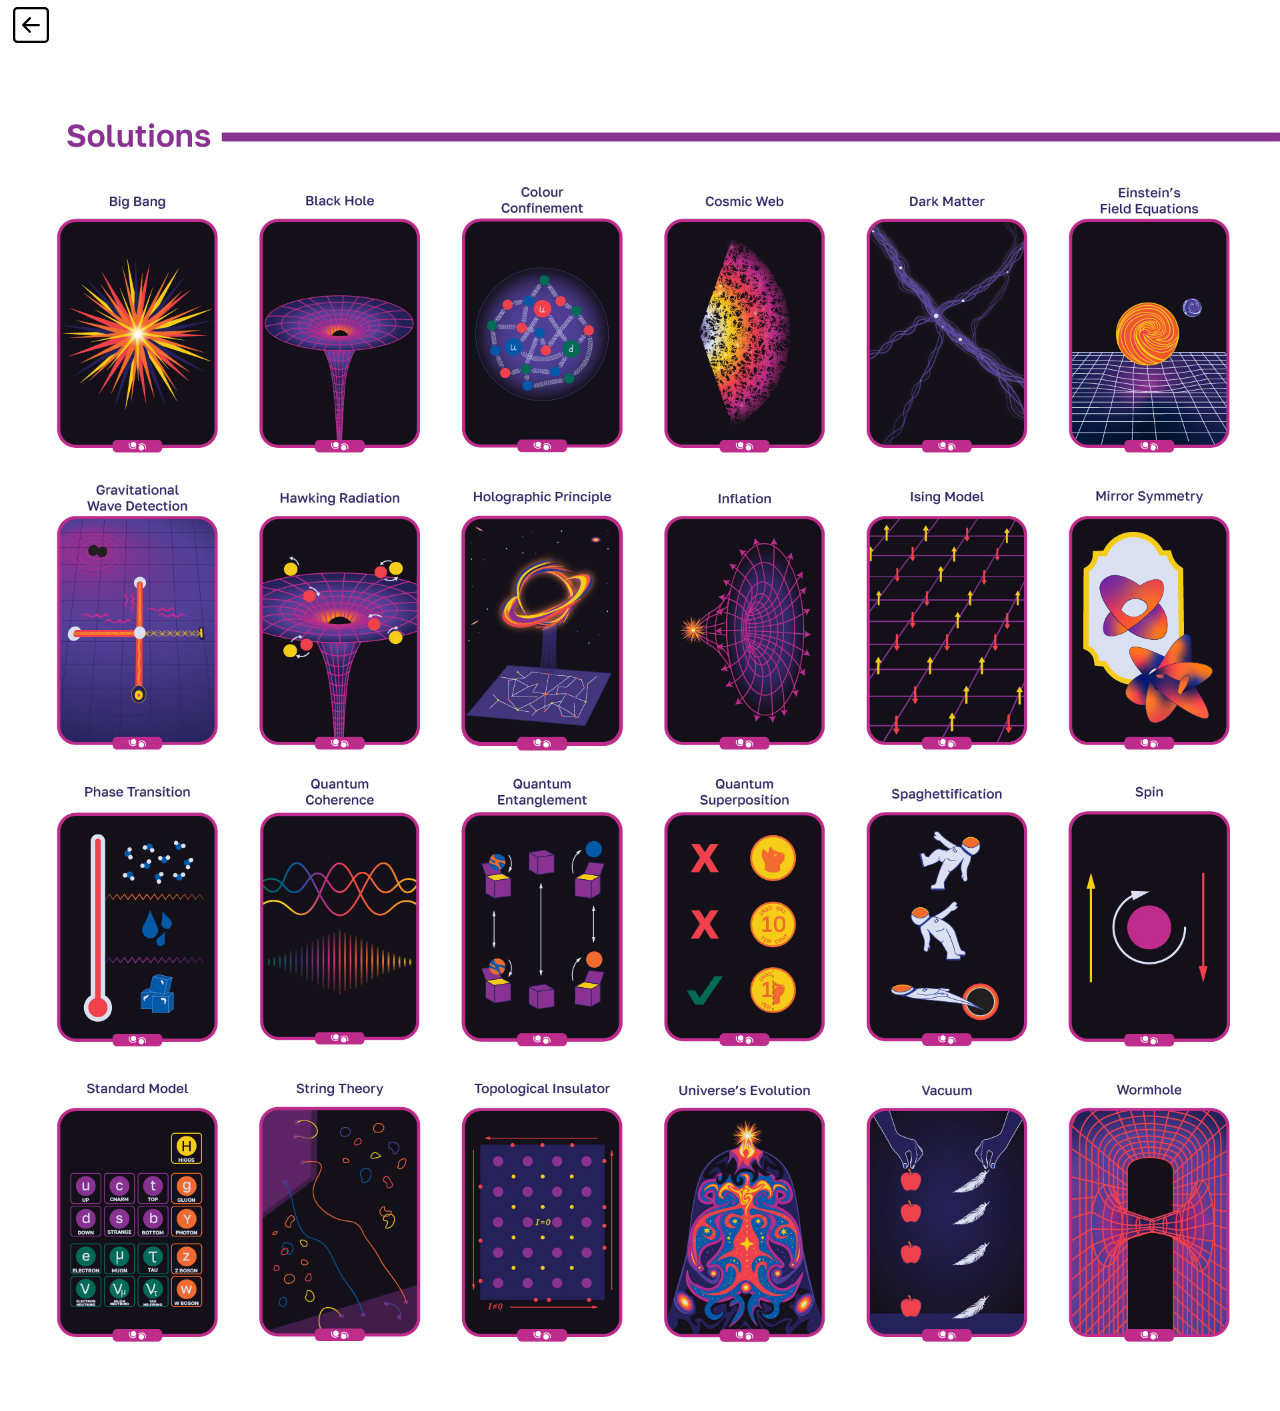
<file: entangled-pairs/solutions_page.html>
<!DOCTYPE html>
<html data-bs-theme="light" lang="en">

<head>
    <meta charset="utf-8">
    <meta name="viewport" content="width=device-width, initial-scale=1.0, shrink-to-fit=no">
    <title>Entangled Pairs</title>
    <link rel="stylesheet" href="assets/bootstrap/css/bootstrap.min.css">
    <link rel="stylesheet" href="https://fonts.googleapis.com/css?family=Catamaran:100,200,300,400,500,600,700,800,900&amp;display=swap">
    <link rel="stylesheet" href="https://fonts.googleapis.com/css?family=Lato:100,100i,300,300i,400,400i,700,700i,900,900i&amp;display=swap">
    <link rel="stylesheet" href="https://fonts.googleapis.com/css?family=Golos+Text&amp;display=swap">
    <link rel="stylesheet" href="assets/css/bss-overrides.css">
</head>

<body>
    <div class="row">
        <div class="col"><a class="btn btn-primary bg-transparent border-white" role="button" href="index.html"><svg xmlns="http://www.w3.org/2000/svg" width="1em" height="1em" fill="currentColor" viewBox="0 0 16 16" class="bi bi-arrow-left-square text-black" style="font-size: 36px;">
                    <path fill-rule="evenodd" d="M15 2a1 1 0 0 0-1-1H2a1 1 0 0 0-1 1v12a1 1 0 0 0 1 1h12a1 1 0 0 0 1-1zM0 2a2 2 0 0 1 2-2h12a2 2 0 0 1 2 2v12a2 2 0 0 1-2 2H2a2 2 0 0 1-2-2zm11.5 5.5a.5.5 0 0 1 0 1H5.707l2.147 2.146a.5.5 0 0 1-.708.708l-3-3a.5.5 0 0 1 0-.708l3-3a.5.5 0 1 1 .708.708L5.707 7.5z"></path>
                </svg></a><img class="img-fluid" width="1920" height="2042" src="assets/img/Solutions-Web-Final.jpg"></div>
    </div>
    <script src="assets/bootstrap/js/bootstrap.min.js"></script>
</body>

</html>
</file>
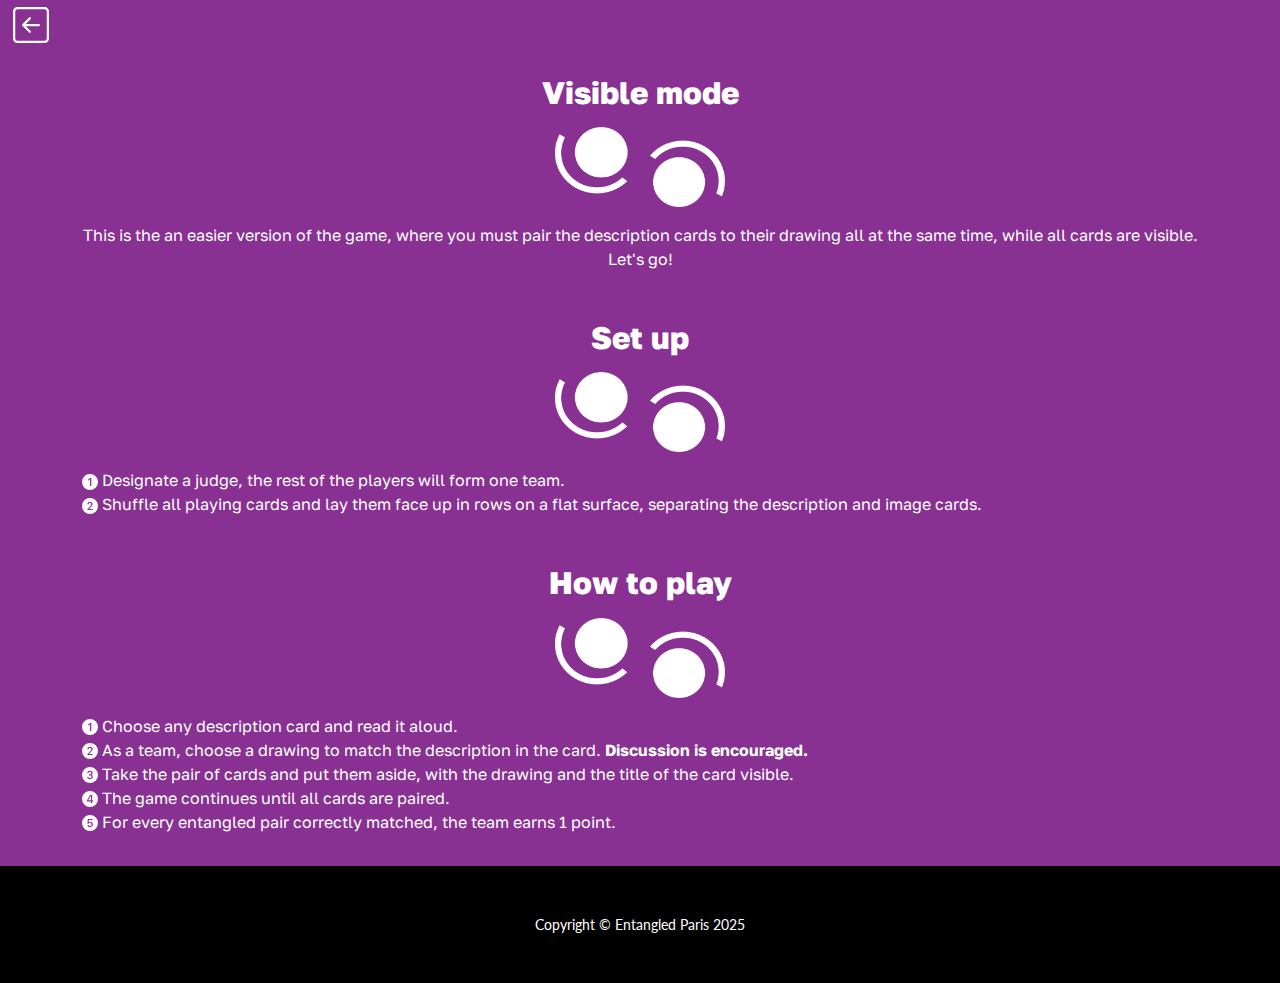
<file: entangled-pairs/visible.html>
<!DOCTYPE html>
<html data-bs-theme="light" lang="en" style="background: var(--bs-secondary);">

<head>
    <meta charset="utf-8">
    <meta name="viewport" content="width=device-width, initial-scale=1.0, shrink-to-fit=no">
    <title>Home - Entangled Paris</title>
    <link rel="stylesheet" href="assets/bootstrap/css/bootstrap.min.css">
    <link rel="stylesheet" href="https://fonts.googleapis.com/css?family=Catamaran:100,200,300,400,500,600,700,800,900&amp;display=swap">
    <link rel="stylesheet" href="https://fonts.googleapis.com/css?family=Lato:100,100i,300,300i,400,400i,700,700i,900,900i&amp;display=swap">
    <link rel="stylesheet" href="https://fonts.googleapis.com/css?family=Golos+Text&amp;display=swap">
    <link rel="stylesheet" href="assets/css/bss-overrides.css">
</head>

<body class="bg-secondary"><a class="btn btn-primary text-center bg-transparent border-secondary me-2 mb-2" role="button" href="how_to_play.html"><svg xmlns="http://www.w3.org/2000/svg" width="1em" height="1em" fill="currentColor" viewBox="0 0 16 16" class="bi bi-arrow-left-square" style="font-size: 36px;">
            <path fill-rule="evenodd" d="M15 2a1 1 0 0 0-1-1H2a1 1 0 0 0-1 1v12a1 1 0 0 0 1 1h12a1 1 0 0 0 1-1zM0 2a2 2 0 0 1 2-2h12a2 2 0 0 1 2 2v12a2 2 0 0 1-2 2H2a2 2 0 0 1-2-2zm11.5 5.5a.5.5 0 0 1 0 1H5.707l2.147 2.146a.5.5 0 0 1-.708.708l-3-3a.5.5 0 0 1 0-.708l3-3a.5.5 0 1 1 .708.708L5.707 7.5z"></path>
        </svg></a>
    <section class="bg-secondary">
        <div class="container bg-primary">
            <div class="row" style="color: var(--bs-secondary);background: var(--bs-secondary);">
                <div class="col order-lg-1 mt-3 mb-3" style="background: var(--bs-secondary);text-align: center;">
                    <h2 class="display-4 ps-4 pe-4 mb-3 pb-0" style="font-family: 'Golos Text', sans-serif;font-weight: bold;font-size: 31px;color: var(--bs-white);">Visible mode</h2><img src="assets/img/Logomark-White.png" width="170" height="80">
                    <div>
                        <div class="row">
                            <div class="col col-lg-12">
                                <p class="pt-3" style="color: var(--bs-white);font-family: 'Golos Text', sans-serif;">This is the an easier version of the game, where you must pair the description cards to their drawing all at the same time, while all cards are visible. Let's go!</p>
                            </div>
                        </div>
                    </div>
                </div>
            </div>
        </div>
    </section>
    <section class="bg-secondary">
        <div class="container bg-primary">
            <div class="row" style="color: var(--bs-secondary);background: var(--bs-secondary);">
                <div class="col order-lg-1 mt-3 mb-3" style="background: var(--bs-secondary);text-align: center;">
                    <h2 class="display-4 ps-4 pe-4 mb-3 pb-0" style="font-family: 'Golos Text', sans-serif;font-weight: bold;font-size: 31px;color: var(--bs-white);">Set up</h2><img src="assets/img/Logomark-White.png" width="170" height="80">
                    <div>
                        <div class="row">
                            <div class="col col-lg-12">
                                <p class="text-start pt-3" style="color: var(--bs-white);font-family: 'Golos Text', sans-serif;"><svg xmlns="http://www.w3.org/2000/svg" width="1em" height="1em" fill="currentColor" viewBox="0 0 16 16" class="bi bi-1-circle-fill">
                                        <path d="M16 8A8 8 0 1 1 0 8a8 8 0 0 1 16 0M9.283 4.002H7.971L6.072 5.385v1.271l1.834-1.318h.065V12h1.312V4.002Z"></path>
                                    </svg>&nbsp;Designate a judge, the rest of the players will form one team.<br><svg xmlns="http://www.w3.org/2000/svg" width="1em" height="1em" fill="currentColor" viewBox="0 0 16 16" class="bi bi-2-circle-fill">
                                        <path d="M16 8A8 8 0 1 1 0 8a8 8 0 0 1 16 0M6.646 6.24c0-.691.493-1.306 1.336-1.306.756 0 1.313.492 1.313 1.236 0 .697-.469 1.23-.902 1.705l-2.971 3.293V12h5.344v-1.107H7.268v-.077l1.974-2.22.096-.107c.688-.763 1.287-1.428 1.287-2.43 0-1.266-1.031-2.215-2.613-2.215-1.758 0-2.637 1.19-2.637 2.402v.065h1.271v-.07Z"></path>
                                    </svg>&nbsp;Shuffle all playing cards and lay them face up in rows on a flat surface, separating the description and image cards.</p>
                            </div>
                        </div>
                    </div>
                </div>
            </div>
        </div>
    </section>
    <section class="bg-secondary">
        <div class="container bg-primary">
            <div class="row" style="color: var(--bs-secondary);background: var(--bs-secondary);">
                <div class="col order-lg-1 mt-3 mb-3" style="background: var(--bs-secondary);text-align: center;">
                    <h2 class="display-4 ps-4 pe-4 mb-3 pb-0" style="font-family: 'Golos Text', sans-serif;font-weight: bold;font-size: 31px;color: var(--bs-white);">How to play</h2><img src="assets/img/Logomark-White.png" width="170" height="80">
                    <div>
                        <div class="row">
                            <div class="col col-lg-12">
                                <p class="text-start pt-3 mb-3" style="color: var(--bs-white);font-family: 'Golos Text', sans-serif;"><svg xmlns="http://www.w3.org/2000/svg" width="1em" height="1em" fill="currentColor" viewBox="0 0 16 16" class="bi bi-1-circle-fill">
                                        <path d="M16 8A8 8 0 1 1 0 8a8 8 0 0 1 16 0M9.283 4.002H7.971L6.072 5.385v1.271l1.834-1.318h.065V12h1.312V4.002Z"></path>
                                    </svg>&nbsp;Choose any description card and read it aloud.<br><svg xmlns="http://www.w3.org/2000/svg" width="1em" height="1em" fill="currentColor" viewBox="0 0 16 16" class="bi bi-2-circle-fill">
                                        <path d="M16 8A8 8 0 1 1 0 8a8 8 0 0 1 16 0M6.646 6.24c0-.691.493-1.306 1.336-1.306.756 0 1.313.492 1.313 1.236 0 .697-.469 1.23-.902 1.705l-2.971 3.293V12h5.344v-1.107H7.268v-.077l1.974-2.22.096-.107c.688-.763 1.287-1.428 1.287-2.43 0-1.266-1.031-2.215-2.613-2.215-1.758 0-2.637 1.19-2.637 2.402v.065h1.271v-.07Z"></path>
                                    </svg>&nbsp;As a team, choose a drawing to match the description in the card.&nbsp;<strong>Discussion is encouraged.</strong><br><svg xmlns="http://www.w3.org/2000/svg" width="1em" height="1em" fill="currentColor" viewBox="0 0 16 16" class="bi bi-3-circle-fill">
                                        <path d="M16 8A8 8 0 1 1 0 8a8 8 0 0 1 16 0m-8.082.414c.92 0 1.535.54 1.541 1.318.012.791-.615 1.36-1.588 1.354-.861-.006-1.482-.469-1.54-1.066H5.104c.047 1.177 1.05 2.144 2.754 2.144 1.653 0 2.954-.937 2.93-2.396-.023-1.278-1.031-1.846-1.734-1.916v-.07c.597-.1 1.505-.739 1.482-1.876-.03-1.177-1.043-2.074-2.637-2.062-1.675.006-2.59.984-2.625 2.12h1.248c.036-.556.557-1.054 1.348-1.054.785 0 1.348.486 1.348 1.195.006.715-.563 1.237-1.342 1.237h-.838v1.072h.879Z"></path>
                                    </svg>&nbsp;Take the pair of cards and put them aside, with the drawing and the title of the card visible.<br><svg xmlns="http://www.w3.org/2000/svg" width="1em" height="1em" fill="currentColor" viewBox="0 0 16 16" class="bi bi-4-circle-fill">
                                        <path d="M16 8A8 8 0 1 1 0 8a8 8 0 0 1 16 0M7.519 5.057c-.886 1.418-1.772 2.838-2.542 4.265v1.12H8.85V12h1.26v-1.559h1.007V9.334H10.11V4.002H8.176c-.218.352-.438.703-.657 1.055ZM6.225 9.281v.053H8.85V5.063h-.065c-.867 1.33-1.787 2.806-2.56 4.218Z"></path>
                                    </svg>&nbsp;The game continues until all cards are paired.<br><svg xmlns="http://www.w3.org/2000/svg" width="1em" height="1em" fill="currentColor" viewBox="0 0 16 16" class="bi bi-5-circle-fill">
                                        <path d="M16 8A8 8 0 1 1 0 8a8 8 0 0 1 16 0m-8.006 4.158c1.74 0 2.924-1.119 2.924-2.806 0-1.641-1.178-2.584-2.56-2.584-.897 0-1.442.421-1.612.68h-.064l.193-2.344h3.621V4.002H5.791L5.445 8.63h1.149c.193-.358.668-.809 1.435-.809.85 0 1.582.604 1.582 1.57 0 1.085-.779 1.682-1.57 1.682-.697 0-1.389-.31-1.53-1.031H5.276c.065 1.213 1.149 2.115 2.72 2.115Z"></path>
                                    </svg>&nbsp;For every entangled pair correctly matched, the team earns 1 point.<br></p>
                            </div>
                        </div>
                    </div>
                </div>
            </div>
        </div>
    </section>
    <footer class="py-5 bg-black" style="background: var(--bs-secondary);">
        <div class="container">
            <p class="text-center text-white m-0 small">Copyright&nbsp;© Entangled Paris 2025</p>
        </div>
    </footer>
    <script src="assets/bootstrap/js/bootstrap.min.js"></script>
</body>

</html>
</file>
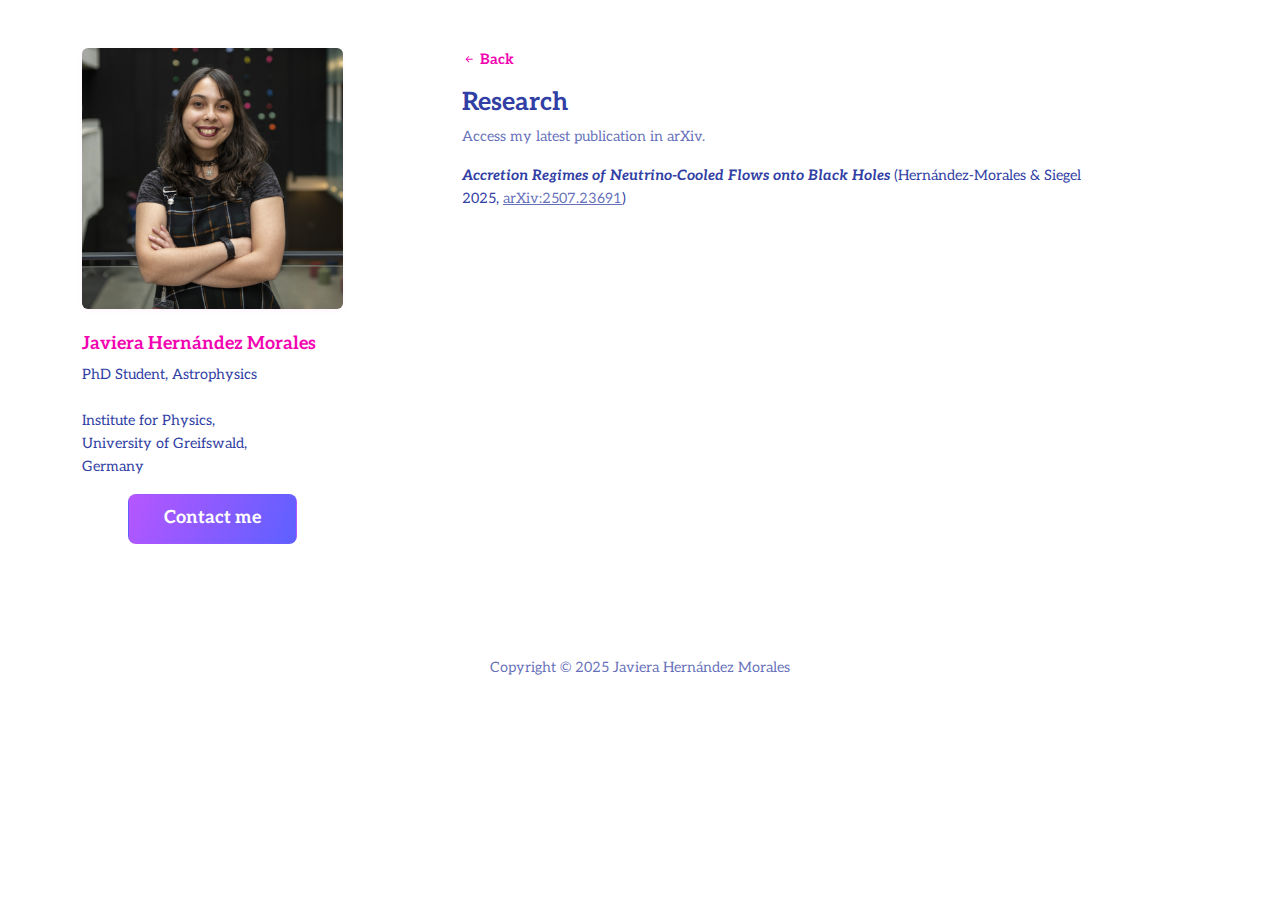
<file: projects/project-1-papers.html>
<!DOCTYPE html>
<html data-bs-theme="light" lang="en">

<head>
    <meta charset="utf-8">
    <meta name="viewport" content="width=device-width, initial-scale=1.0, shrink-to-fit=no">
    <title>Research</title>
    <meta name="description" content="Access my latest publication in arXiv.">
    <meta property="og:image" content="../assets/img/paper.png">
    <link rel="stylesheet" href="../assets/bootstrap/css/bootstrap.min.css">
    <link rel="stylesheet" href="https://fonts.googleapis.com/css?family=Azeret+Mono:300italic,400italic,600italic,700italic,800italic,400,300,600,700,800&amp;display=swap">
    <link rel="stylesheet" href="https://fonts.googleapis.com/css?family=Aleo&amp;display=swap">
    <link rel="stylesheet" href="../assets/css/bss-overrides.css">
    <link rel="stylesheet" href="../assets/css/baguetteBox.min.css">
</head>

<body>
    <section class="my-5">
        <div class="container">
            <div class="row">
                <div class="col-lg-3 d-none d-sm-none d-md-none d-lg-block d-xl-block d-xxl-block">
                    <div class="row row-cols-1 row-cols-sm-2 row-cols-lg-1 d-none d-print-block d-sm-none d-md-none d-lg-block d-xl-block d-xxl-block mb-5 mb-md-3">
                        <div class="col-sm-4"><img class="img-fluid border rounded border-0 shadow-sm mb-4" src="../assets/img/PSI%20Photo%20square.jpg"></div>
                        <div class="col-sm-8 order-sm-first order-lg-last">
                            <h3 class="fs-5 fw-bold text-primary">Javiera Hernández Morales</h3>
                            <p class="mt-0 mb-0">PhD Student,&nbsp;Astrophysics<br><br>Institute for Physics,<br>University of Greifswald,<br>Germany</p>
                            <div class="row justify-content-center">
                                <div class="col-auto"><a class="btn btn-lg mt-3 btn-primary-dragient" role="button" href="/contact.html">Contact me</a></div>
                            </div>
                        </div>
                    </div>
                </div>
                <div class="col-lg-8 offset-lg-1">
                    <div class="row mb-5">
                        <div class="col"><a class="fw-bold link-primary d-flex align-items-center mb-3 text-decoration-none" href="/"><svg xmlns="http://www.w3.org/2000/svg" width="1em" height="1em" fill="currentColor" viewBox="0 0 16 16" class="bi bi-arrow-left-short me-1">
                                    <path fill-rule="evenodd" d="M12 8a.5.5 0 0 1-.5.5H5.707l2.147 2.146a.5.5 0 0 1-.708.708l-3-3a.5.5 0 0 1 0-.708l3-3a.5.5 0 1 1 .708.708L5.707 7.5H11.5a.5.5 0 0 1 .5.5"></path>
                                </svg>Back</a>
                            <h1 class="fs-3 fw-bold">Research</h1>
                            <p class="text-muted">Access my latest publication in arXiv.</p>
                            <div class="row">
                                <div class="col">
                                    <p><strong><em>Accretion Regimes of Neutrino-Cooled Flows onto Black Holes</em>&nbsp;</strong>(Hernández-Morales &amp; Siegel 2025,&nbsp;<a href="https://arxiv.org/abs/2507.23691">arXiv:2507.23691</a>)</p>
                                </div>
                            </div>
                        </div>
                    </div>
                </div>
            </div>
        </div>
    </section>
    <footer class="text-center">
        <div class="container text-muted py-4 py-lg-5">
            <p class="mb-0">Copyright © 2025 Javiera Hernández Morales</p>
        </div>
    </footer>
    <script src="../assets/bootstrap/js/bootstrap.min.js"></script>
    <script src="../assets/js/baguetteBox.min.js"></script>
    <script src="../assets/js/template.js"></script>
</body>

</html>
</file>
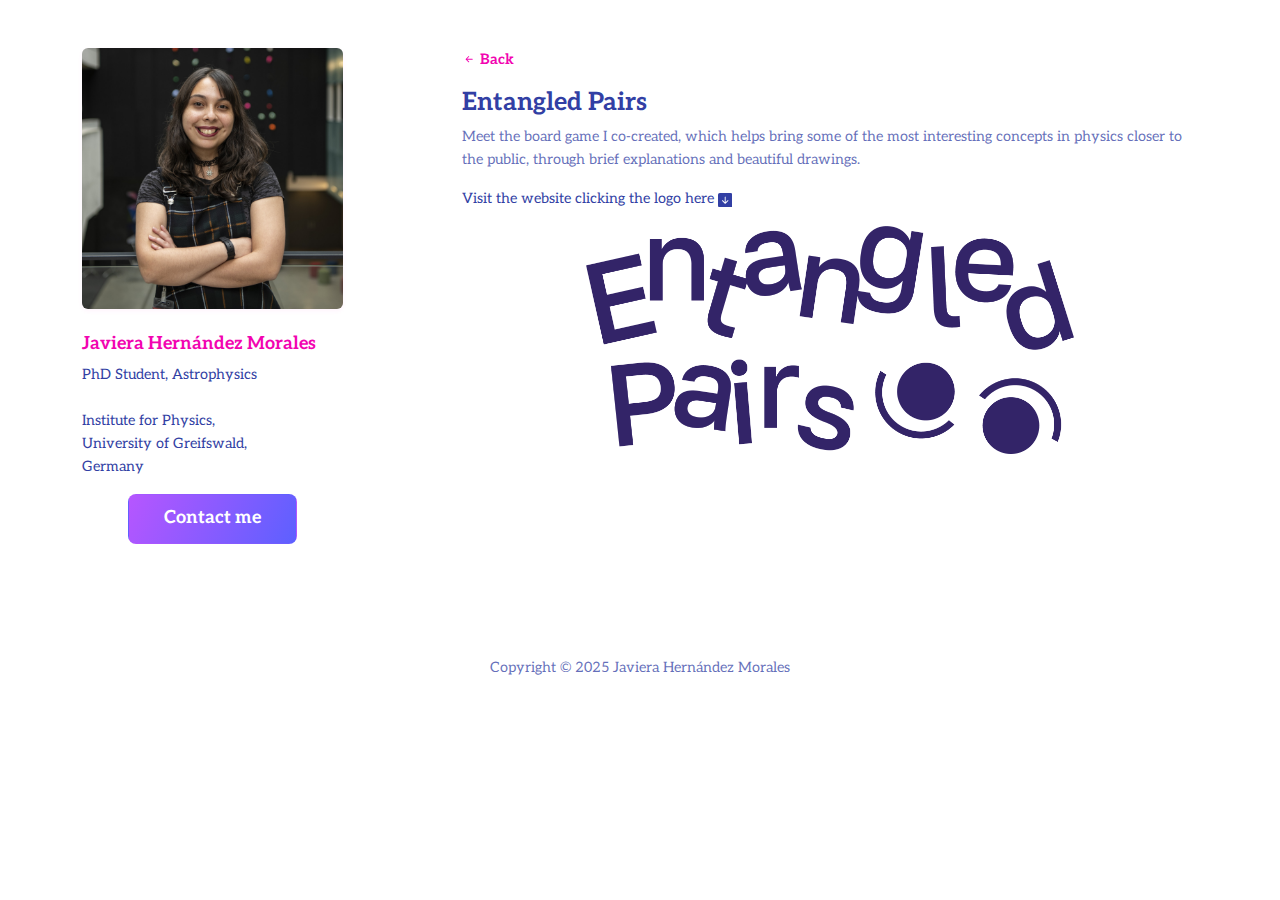
<file: projects/project-2-entangled_pairs.html>
<!DOCTYPE html>
<html data-bs-theme="light" lang="en">

<head>
    <meta charset="utf-8">
    <meta name="viewport" content="width=device-width, initial-scale=1.0, shrink-to-fit=no">
    <title>Entangled Pairs</title>
    <meta name="description" content="Meet the board game I co-created, which helps bring some of the most interesting concepts in physics closer to the public, through brief explanations and beautiful drawings.">
    <meta property="og:image" content="../assets/img/Logo-Primary-Purple.png">
    <link rel="stylesheet" href="../assets/bootstrap/css/bootstrap.min.css">
    <link rel="stylesheet" href="https://fonts.googleapis.com/css?family=Azeret+Mono:300italic,400italic,600italic,700italic,800italic,400,300,600,700,800&amp;display=swap">
    <link rel="stylesheet" href="https://fonts.googleapis.com/css?family=Aleo&amp;display=swap">
    <link rel="stylesheet" href="../assets/css/bss-overrides.css">
    <link rel="stylesheet" href="../assets/css/baguetteBox.min.css">
</head>

<body>
    <section class="my-5">
        <div class="container">
            <div class="row">
                <div class="col-lg-3 d-none d-print-block d-sm-none d-md-none d-lg-block d-xl-block d-xxl-block">
                    <div class="row row-cols-1 row-cols-sm-2 row-cols-lg-1 d-none d-print-block d-sm-none d-md-none d-lg-block d-xl-block d-xxl-block mb-5 mb-md-3">
                        <div class="col-sm-4"><img class="img-fluid border rounded border-0 shadow-sm mb-4" src="../assets/img/PSI%20Photo%20square.jpg"></div>
                        <div class="col-sm-8 order-sm-first order-lg-last">
                            <h3 class="fs-5 fw-bold text-primary">Javiera Hernández Morales</h3>
                            <p class="mb-0">PhD Student,&nbsp;Astrophysics<br><br>Institute for Physics,<br>University of Greifswald,<br>Germany</p>
                            <div class="row justify-content-center">
                                <div class="col-auto"><a class="btn btn-lg mt-3 btn-primary-dragient" role="button" href="/contact.html">Contact me</a></div>
                            </div>
                        </div>
                    </div>
                </div>
                <div class="col-lg-8 offset-lg-1">
                    <div class="row mb-5">
                        <div class="col"><a class="fw-bold link-primary d-flex align-items-center mb-3 text-decoration-none" href="/"><svg xmlns="http://www.w3.org/2000/svg" width="1em" height="1em" fill="currentColor" viewBox="0 0 16 16" class="bi bi-arrow-left-short me-1">
                                    <path fill-rule="evenodd" d="M12 8a.5.5 0 0 1-.5.5H5.707l2.147 2.146a.5.5 0 0 1-.708.708l-3-3a.5.5 0 0 1 0-.708l3-3a.5.5 0 1 1 .708.708L5.707 7.5H11.5a.5.5 0 0 1 .5.5"></path>
                                </svg>Back</a>
                            <h1 class="fs-3 fw-bold">Entangled Pairs</h1>
                            <p class="text-muted">Meet the board game I co-created, which helps bring some of the most interesting concepts in physics closer to the public, through brief explanations and beautiful drawings.</p>
                            <p>Visit the website clicking the logo here&nbsp;<svg xmlns="http://www.w3.org/2000/svg" width="1em" height="1em" fill="currentColor" viewBox="0 0 16 16" class="bi bi-arrow-down-square-fill">
                                    <path d="M2 0a2 2 0 0 0-2 2v12a2 2 0 0 0 2 2h12a2 2 0 0 0 2-2V2a2 2 0 0 0-2-2zm6.5 4.5v5.793l2.146-2.147a.5.5 0 0 1 .708.708l-3 3a.5.5 0 0 1-.708 0l-3-3a.5.5 0 1 1 .708-.708L7.5 10.293V4.5a.5.5 0 0 1 1 0"></path>
                                </svg>&nbsp;</p>
                            <div class="row gx-2 gy-2 gx-md-2 gy-md-0 justify-content-center mb-5" data-bss-baguettebox="">
                                <div class="col-md-8"><a href="https://javihernandezm.github.io/entangled-pairs/"><img class="img-fluid" src="../assets/img/Logo-Primary-Purple.png"></a></div>
                            </div>
                        </div>
                    </div>
                </div>
            </div>
        </div>
    </section>
    <footer class="text-center">
        <div class="container text-muted py-4 py-lg-5">
            <p class="mb-0">Copyright © 2025 Javiera Hernández Morales</p>
        </div>
    </footer>
    <script src="../assets/bootstrap/js/bootstrap.min.js"></script>
    <script src="../assets/js/baguetteBox.min.js"></script>
    <script src="../assets/js/template.js"></script>
</body>

</html>
</file>
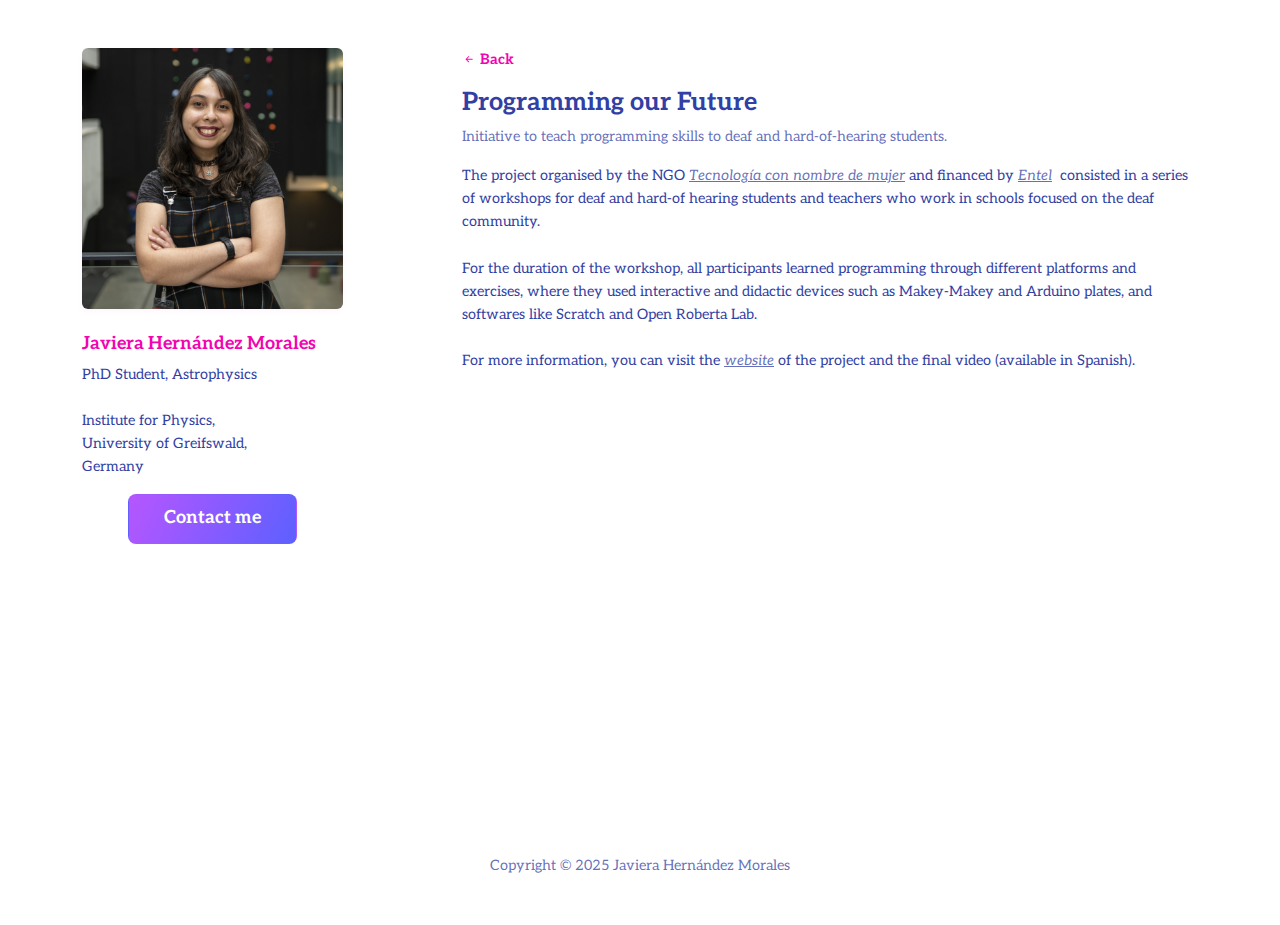
<file: projects/project-3-programming_our_future.html>
<!DOCTYPE html>
<html data-bs-theme="light" lang="en">

<head>
    <meta charset="utf-8">
    <meta name="viewport" content="width=device-width, initial-scale=1.0, shrink-to-fit=no">
    <title>Programming our Future</title>
    <meta name="description" content="Initiative to teach programming skills to deaf and hard-of-hearing students.">
    <meta property="og:image" content="../assets/img/PoF.png">
    <link rel="stylesheet" href="../assets/bootstrap/css/bootstrap.min.css">
    <link rel="stylesheet" href="https://fonts.googleapis.com/css?family=Azeret+Mono:300italic,400italic,600italic,700italic,800italic,400,300,600,700,800&amp;display=swap">
    <link rel="stylesheet" href="https://fonts.googleapis.com/css?family=Aleo&amp;display=swap">
    <link rel="stylesheet" href="../assets/css/bss-overrides.css">
    <link rel="stylesheet" href="../assets/css/baguetteBox.min.css">
</head>

<body>
    <section class="my-5">
        <div class="container">
            <div class="row">
                <div class="col-lg-3">
                    <div class="row row-cols-1 row-cols-sm-2 row-cols-lg-1 d-none d-print-block d-sm-none d-md-none d-lg-block d-xl-block d-xxl-block mb-5 mb-md-3">
                        <div class="col-sm-4"><img class="img-fluid border rounded border-0 shadow-sm mb-4" src="../assets/img/PSI%20Photo%20square.jpg"></div>
                        <div class="col-sm-8 order-sm-first order-lg-last">
                            <h3 class="fs-5 fw-bold text-primary">Javiera Hernández Morales</h3>
                            <p class="mb-0">PhD Student,&nbsp;Astrophysics<br><br>Institute for Physics,<br>University of Greifswald,<br>Germany</p>
                            <div class="row justify-content-center">
                                <div class="col-auto"><a class="btn btn-lg mt-3 btn-primary-dragient" role="button" href="/hire-me.html">Contact me</a></div>
                            </div>
                        </div>
                    </div>
                </div>
                <div class="col-lg-8 offset-lg-1">
                    <div class="row mb-5">
                        <div class="col"><a class="fw-bold link-primary d-flex align-items-center mb-3 text-decoration-none" href="/"><svg xmlns="http://www.w3.org/2000/svg" width="1em" height="1em" fill="currentColor" viewBox="0 0 16 16" class="bi bi-arrow-left-short me-1">
                                    <path fill-rule="evenodd" d="M12 8a.5.5 0 0 1-.5.5H5.707l2.147 2.146a.5.5 0 0 1-.708.708l-3-3a.5.5 0 0 1 0-.708l3-3a.5.5 0 1 1 .708.708L5.707 7.5H11.5a.5.5 0 0 1 .5.5"></path>
                                </svg>Back</a>
                            <h1 class="fs-3 fw-bold">Programming our Future</h1>
                            <p class="text-muted">Initiative to teach programming skills to deaf and hard-of-hearing students.</p>
                            <p>The project organised by the NGO <a href="https://tecmujer.cl"><em>Tecnología con nombre de mujer</em></a><em>&nbsp;</em>and financed by&nbsp;<a href="https://www.entel.cl"><em>Entel</em></a>&nbsp;&nbsp;consisted in a series of workshops for deaf and hard-of hearing students and teachers who work in schools focused on the deaf community.<br><br>For the duration of the workshop, all participants learned programming through different platforms and exercises, where they used interactive and didactic devices such as Makey-Makey and Arduino plates, and softwares like Scratch and Open Roberta Lab.<br><br>For more information, you can visit the <a href="https://tecmujer.cl/programa-aprendiendo-a-programar-el-futuro/"><em>website</em></a> of the project and the final video (available in Spanish).</p>
                        </div>
                    </div>
                    <div class="row justify-content-center align-items-center">
                        <div class="col-auto"><iframe class="mw-100" allowfullscreen="" frameborder="0" src="https://www.youtube.com/embed/XAC6uAUGpZI" width="560" height="315"></iframe></div>
                    </div>
                </div>
            </div>
        </div>
    </section>
    <footer class="text-center">
        <div class="container text-muted py-4 py-lg-5">
            <p class="mb-0">Copyright © 2025 Javiera Hernández Morales</p>
        </div>
    </footer>
    <script src="../assets/bootstrap/js/bootstrap.min.js"></script>
    <script src="../assets/js/baguetteBox.min.js"></script>
    <script src="../assets/js/template.js"></script>
</body>

</html>
</file>
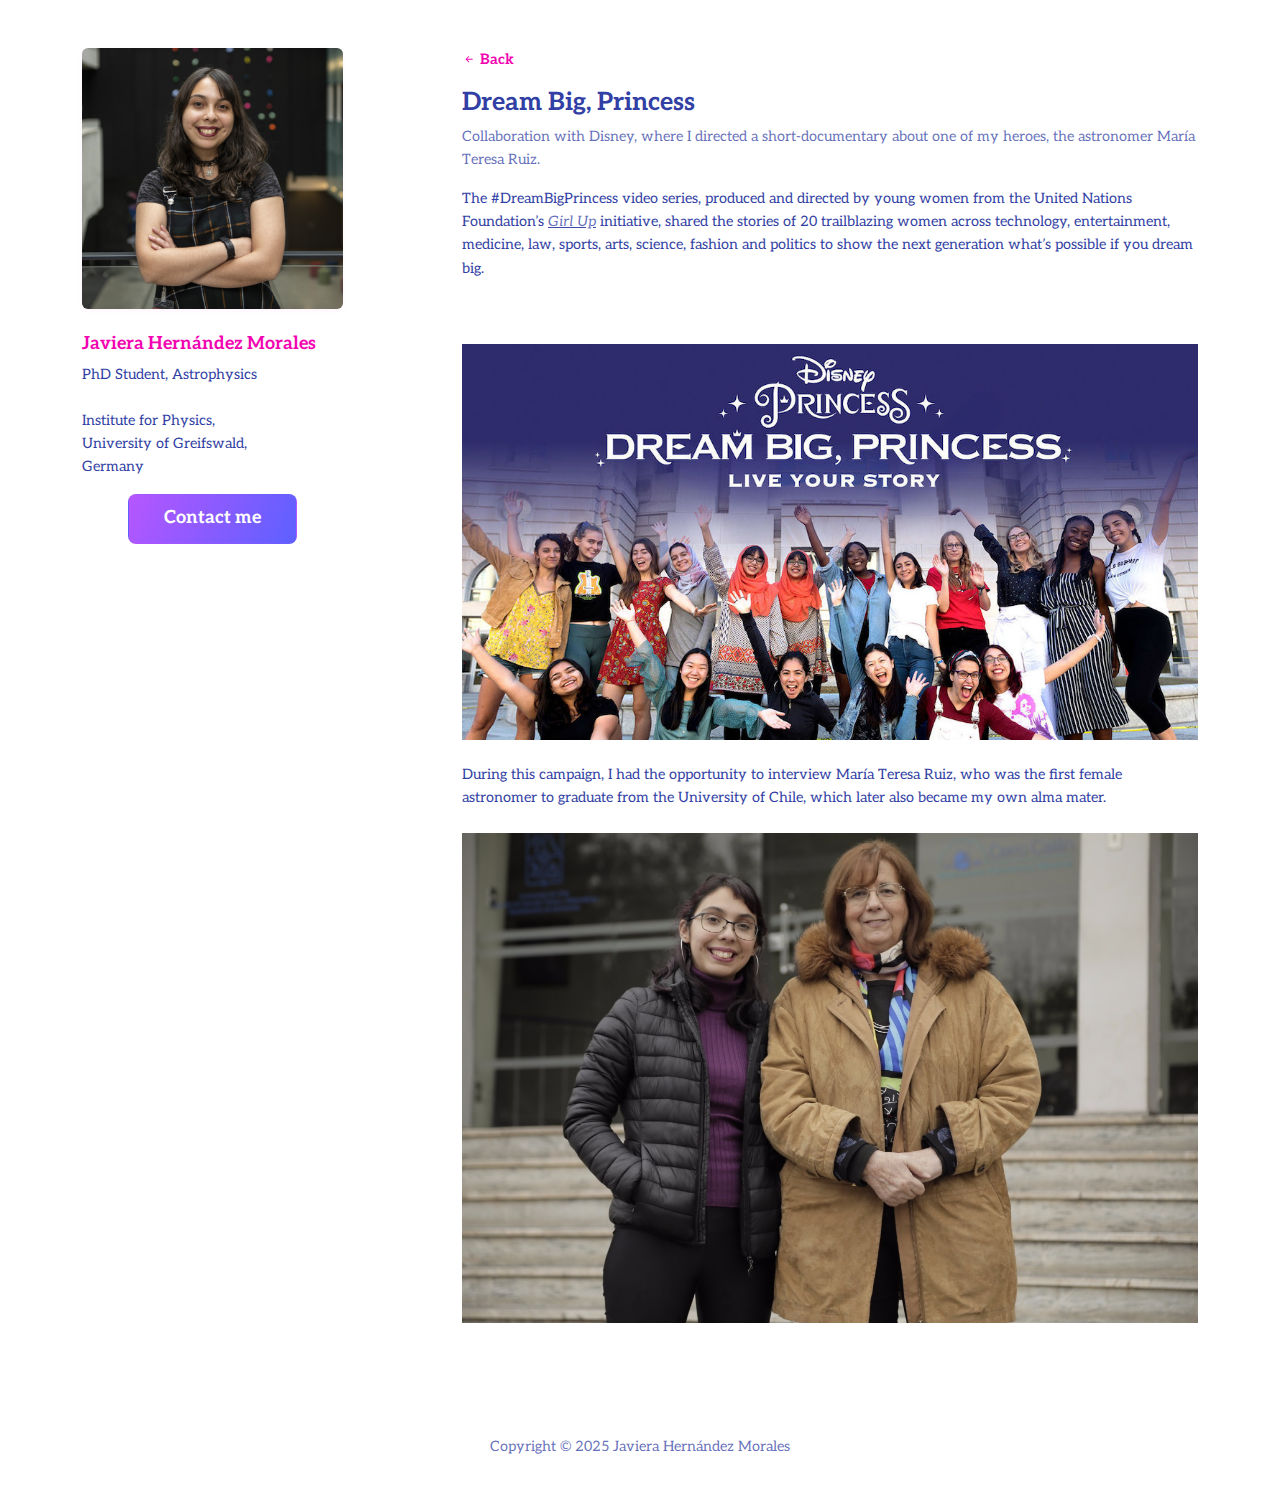
<file: projects/project-4-dream_big_princess.html>
<!DOCTYPE html>
<html data-bs-theme="light" lang="en">

<head>
    <meta charset="utf-8">
    <meta name="viewport" content="width=device-width, initial-scale=1.0, shrink-to-fit=no">
    <title>Dream Big, Princess</title>
    <meta name="description" content="Collaboration with Disney, where I directed a short-documentary about one of my heroes, the astronomer María Teresa Ruiz.">
    <meta property="og:image" content="../assets/img/DBP.jpeg">
    <link rel="stylesheet" href="../assets/bootstrap/css/bootstrap.min.css">
    <link rel="stylesheet" href="https://fonts.googleapis.com/css?family=Azeret+Mono:300italic,400italic,600italic,700italic,800italic,400,300,600,700,800&amp;display=swap">
    <link rel="stylesheet" href="https://fonts.googleapis.com/css?family=Aleo&amp;display=swap">
    <link rel="stylesheet" href="../assets/css/bss-overrides.css">
    <link rel="stylesheet" href="../assets/css/baguetteBox.min.css">
</head>

<body>
    <section class="my-5">
        <div class="container">
            <div class="row">
                <div class="col-lg-3">
                    <div class="row row-cols-1 row-cols-sm-2 row-cols-lg-1 d-none d-print-block d-sm-none d-md-none d-lg-block d-xl-block d-xxl-block mb-5 mb-md-3">
                        <div class="col-sm-4"><img class="img-fluid border rounded border-0 shadow-sm mb-4" src="../assets/img/PSI%20Photo%20square.jpg"></div>
                        <div class="col-sm-8 order-sm-first order-lg-last">
                            <h3 class="fs-5 fw-bold text-primary">Javiera Hernández Morales</h3>
                            <p class="mb-0">PhD Student,&nbsp;Astrophysics<br><br>Institute for Physics,<br>University of Greifswald,<br>Germany</p>
                            <div class="row justify-content-center">
                                <div class="col-auto"><a class="btn btn-lg mt-3 btn-primary-dragient" role="button" href="/contact.html">Contact me</a></div>
                            </div>
                        </div>
                    </div>
                </div>
                <div class="col-lg-8 offset-lg-1">
                    <div class="row mb-5">
                        <div class="col"><a class="fw-bold link-primary d-flex align-items-center mb-3 text-decoration-none" href="/"><svg xmlns="http://www.w3.org/2000/svg" width="1em" height="1em" fill="currentColor" viewBox="0 0 16 16" class="bi bi-arrow-left-short me-1">
                                    <path fill-rule="evenodd" d="M12 8a.5.5 0 0 1-.5.5H5.707l2.147 2.146a.5.5 0 0 1-.708.708l-3-3a.5.5 0 0 1 0-.708l3-3a.5.5 0 1 1 .708.708L5.707 7.5H11.5a.5.5 0 0 1 .5.5"></path>
                                </svg>Back</a>
                            <h1 class="fs-3 fw-bold">Dream Big, Princess</h1>
                            <p class="text-muted">Collaboration with Disney, where I directed a short-documentary about one of my heroes, the astronomer María Teresa Ruiz.</p>
                            <p>The #DreamBigPrincess video series, produced and directed by young women from the United Nations Foundation’s <a href="https://girlup.org"><em><span style="text-decoration: underline;">Girl Up</span></em></a><em> </em>initiative, shared the stories of 20 trailblazing women across technology, entertainment, medicine, law, sports, arts, science, fashion and politics to show the next generation what’s possible if you dream big.</p>
                        </div>
                    </div>
                    <div class="row">
                        <div class="col"><img class="img-fluid" width="1024" height="552" src="../assets/img/DBP.jpeg">
                            <p><br>During this campaign, I had the opportunity to interview María Teresa Ruiz, who was the first female astronomer to graduate from the University of Chile, which later also became my own alma mater.<br><br><img class="img-fluid" width="1280" height="853" src="../assets/img/mtr.jpeg"></p>
                        </div>
                    </div>
                </div>
            </div>
        </div>
    </section>
    <footer class="text-center">
        <div class="container text-muted py-4 py-lg-5">
            <p class="mb-0">Copyright © 2025 Javiera Hernández Morales</p>
        </div>
    </footer>
    <script src="../assets/bootstrap/js/bootstrap.min.js"></script>
    <script src="../assets/js/baguetteBox.min.js"></script>
    <script src="../assets/js/template.js"></script>
</body>

</html>
</file>
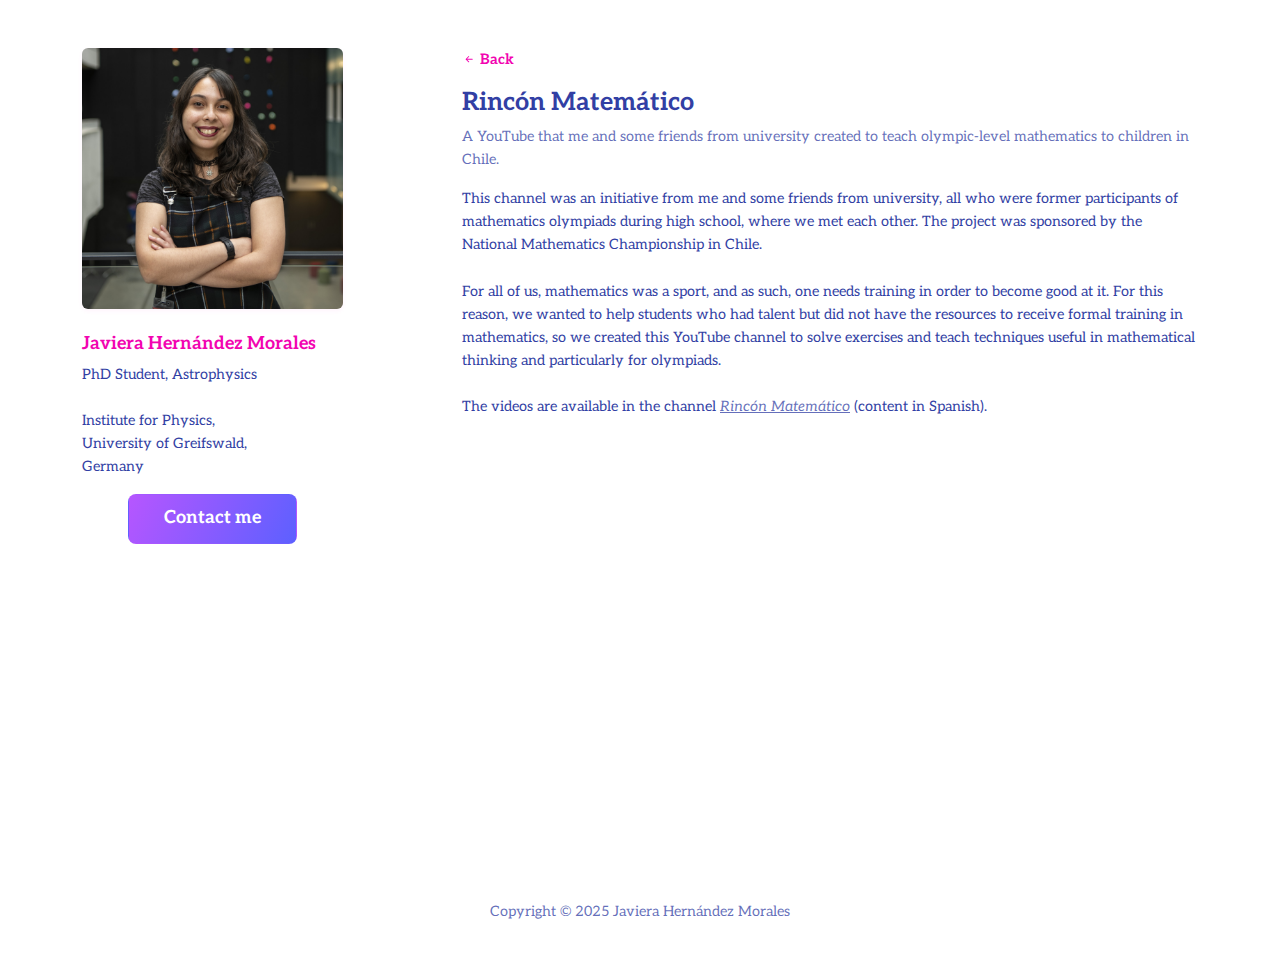
<file: projects/project-5-rincon_matematico.html>
<!DOCTYPE html>
<html data-bs-theme="light" lang="en">

<head>
    <meta charset="utf-8">
    <meta name="viewport" content="width=device-width, initial-scale=1.0, shrink-to-fit=no">
    <title>Rincón Matemático</title>
    <meta name="description" content="A YouTube that me and some friends from university created to teach olympic-level mathematics to children in Chile.">
    <meta property="og:image" content="../assets/img/cmat.jpg">
    <link rel="stylesheet" href="../assets/bootstrap/css/bootstrap.min.css">
    <link rel="stylesheet" href="https://fonts.googleapis.com/css?family=Azeret+Mono:300italic,400italic,600italic,700italic,800italic,400,300,600,700,800&amp;display=swap">
    <link rel="stylesheet" href="https://fonts.googleapis.com/css?family=Aleo&amp;display=swap">
    <link rel="stylesheet" href="../assets/css/bss-overrides.css">
    <link rel="stylesheet" href="../assets/css/baguetteBox.min.css">
</head>

<body>
    <section class="my-5">
        <div class="container">
            <div class="row">
                <div class="col-lg-3">
                    <div class="row row-cols-1 row-cols-sm-2 row-cols-lg-1 d-none d-print-block d-sm-none d-md-none d-lg-block d-xl-block d-xxl-block mb-5 mb-md-3">
                        <div class="col-sm-4"><img class="img-fluid border rounded border-0 shadow-sm mb-4" src="../assets/img/PSI%20Photo%20square.jpg"></div>
                        <div class="col-sm-8 order-sm-first order-lg-last">
                            <h3 class="fs-5 fw-bold text-primary">Javiera Hernández Morales</h3>
                            <p class="mt-0 mb-0">PhD Student,&nbsp;Astrophysics<br><br>Institute for Physics,<br>University of Greifswald,<br>Germany</p>
                            <div class="row justify-content-center">
                                <div class="col-auto"><a class="btn btn-lg mt-3 btn-primary-dragient" role="button" href="/hire-me.html">Contact me</a></div>
                            </div>
                        </div>
                    </div>
                </div>
                <div class="col-lg-8 offset-lg-1">
                    <div class="row mb-5">
                        <div class="col"><a class="fw-bold link-primary d-flex align-items-center mb-3 text-decoration-none" href="/"><svg xmlns="http://www.w3.org/2000/svg" width="1em" height="1em" fill="currentColor" viewBox="0 0 16 16" class="bi bi-arrow-left-short me-1">
                                    <path fill-rule="evenodd" d="M12 8a.5.5 0 0 1-.5.5H5.707l2.147 2.146a.5.5 0 0 1-.708.708l-3-3a.5.5 0 0 1 0-.708l3-3a.5.5 0 1 1 .708.708L5.707 7.5H11.5a.5.5 0 0 1 .5.5"></path>
                                </svg>Back</a>
                            <h1 class="fs-3 fw-bold">Rincón Matemático</h1>
                            <p class="text-muted">A YouTube that me and some friends from university created to teach olympic-level mathematics to children in Chile.</p>
                            <div class="row">
                                <div class="col">
                                    <p>This channel was an initiative from me and some friends from university, all who were former participants of mathematics olympiads during high school, where we met each other. The project was sponsored by the National Mathematics Championship in Chile.<br><br>For all of us, mathematics was a sport, and as such, one needs training in order to become good at it. For this reason, we wanted to help students who had talent but did not have the resources to receive formal training in mathematics, so we created this YouTube channel to solve exercises and teach techniques useful in mathematical thinking and particularly for olympiads.<br><br>The videos are available in the channel&nbsp;<a href="https://www.youtube.com/@cmatrinconmatematico3637/videos"><em>Rincón Matemático</em></a>&nbsp;(content in Spanish).</p>
                                </div>
                            </div>
                            <div class="row justify-content-center">
                                <div class="col-auto"><iframe class="mw-100" allowfullscreen="" frameborder="0" src="https://www.youtube.com/embed/EJc7ah4uka8" width="560" height="315"></iframe></div>
                            </div>
                        </div>
                    </div>
                </div>
            </div>
        </div>
    </section>
    <footer class="text-center">
        <div class="container text-muted py-4 py-lg-5">
            <p class="mb-0">Copyright © 2025 Javiera Hernández Morales</p>
        </div>
    </footer>
    <script src="../assets/bootstrap/js/bootstrap.min.js"></script>
    <script src="../assets/js/baguetteBox.min.js"></script>
    <script src="../assets/js/template.js"></script>
</body>

</html>
</file>
<file: assets/css/bss-overrides.css>
:root, [data-bs-theme=light] {
  --bs-primary: #f204b1;
  --bs-primary-rgb: 242,4,177;
  --bs-primary-text-emphasis: #610247;
  --bs-primary-bg-subtle: #FCCDEF;
  --bs-primary-border-subtle: #FA9BE0;
  --bs-body-color: #323fa4;
  --bs-body-color-rgb: 50,63,164;
  --bs-secondary-color: rgba(50,63,164,0.75);
  --bs-secondary-color-rgb: 50,63,164,0.75;
  --bs-tertiary-color: rgba(50,63,164,0.5);
  --bs-tertiary-color-rgb: 50,63,164,0.5;
  --bs-body-font-family: Aleo, serif;
}

.btn-primary {
  --bs-btn-color: #000000;
  --bs-btn-bg: #f204b1;
  --bs-btn-border-color: #f204b1;
  --bs-btn-hover-color: #000000;
  --bs-btn-hover-bg: #F42ABD;
  --bs-btn-hover-border-color: #F31DB9;
  --bs-btn-focus-shadow-rgb: 36,1,27;
  --bs-btn-active-color: #000000;
  --bs-btn-active-bg: #F536C1;
  --bs-btn-active-border-color: #F31DB9;
  --bs-btn-disabled-color: #000000;
  --bs-btn-disabled-bg: #f204b1;
  --bs-btn-disabled-border-color: #f204b1;
}

.btn-outline-primary {
  --bs-btn-color: #f204b1;
  --bs-btn-border-color: #f204b1;
  --bs-btn-focus-shadow-rgb: 242,4,177;
  --bs-btn-hover-color: #000000;
  --bs-btn-hover-bg: #f204b1;
  --bs-btn-hover-border-color: #f204b1;
  --bs-btn-active-color: #000000;
  --bs-btn-active-bg: #f204b1;
  --bs-btn-active-border-color: #f204b1;
  --bs-btn-disabled-color: #f204b1;
  --bs-btn-disabled-bg: transparent;
  --bs-btn-disabled-border-color: #f204b1;
}

.my-5 {
  margin-top: 3rem !important;
  margin-bottom: 3rem !important;
}

.mt-0 {
  margin-top: 0 !important;
}

.mt-3 {
  margin-top: 1rem !important;
}

.me-1 {
  margin-right: .25rem !important;
}

.mb-0 {
  margin-bottom: 0 !important;
}

.mb-1 {
  margin-bottom: .25rem !important;
}

.mb-3 {
  margin-bottom: 1rem !important;
}

.mb-4 {
  margin-bottom: 1.5rem !important;
}

.mb-5 {
  margin-bottom: 3rem !important;
}

.p-3 {
  padding: 1rem !important;
}

.py-4 {
  padding-top: 1.5rem !important;
  padding-bottom: 1.5rem !important;
}

@media (min-width: 768px) {
  .mb-md-0 {
    margin-bottom: 0rem !important;
  }
}

@media (min-width: 768px) {
  .mb-md-3 {
    margin-bottom: 1rem !important;
  }
}

@media (min-width: 992px) {
  .py-lg-5 {
    padding-top: 3rem !important;
    padding-bottom: 3rem !important;
  }
}
</file>
<file: entangled-pairs/assets/css/bss-overrides.css>
:root, [data-bs-theme=light] {
  --bs-primary: #bd2c8c;
  --bs-primary-rgb: 189,44,140;
  --bs-primary-text-emphasis: #4C1238;
  --bs-primary-bg-subtle: #F2D5E8;
  --bs-primary-border-subtle: #E5ABD1;
  --bs-secondary: #893192;
  --bs-secondary-rgb: 137,49,146;
  --bs-secondary-text-emphasis: #37143A;
  --bs-secondary-bg-subtle: #E7D6E9;
  --bs-secondary-border-subtle: #D0ADD3;
  --bs-info: #f5cc18;
  --bs-info-rgb: 245,204,24;
  --bs-info-text-emphasis: #62520A;
  --bs-info-bg-subtle: #FDF5D1;
  --bs-info-border-subtle: #FBEBA3;
  --bs-warning: #f26b2e;
  --bs-warning-rgb: 242,107,46;
  --bs-warning-text-emphasis: #612B12;
  --bs-warning-bg-subtle: #FCE1D5;
  --bs-warning-border-subtle: #FAC4AB;
  --bs-danger: #ef424c;
  --bs-danger-rgb: 239,66,76;
  --bs-danger-text-emphasis: #601A1E;
  --bs-danger-bg-subtle: #FCD9DB;
  --bs-danger-border-subtle: #F9B3B7;
  --bs-light: #0059a9;
  --bs-light-rgb: 0,89,169;
  --bs-light-text-emphasis: #002444;
  --bs-light-bg-subtle: #CCDEEE;
  --bs-light-border-subtle: #99BDDD;
  --bs-dark: #110c17;
  --bs-dark-rgb: 17,12,23;
  --bs-dark-text-emphasis: #070509;
  --bs-dark-bg-subtle: #CFCED1;
  --bs-dark-border-subtle: #A09EA2;
  --bs-body-font-family: 'Golos Text', sans-serif;
  --bs-link-color: rgb(255,255,255);
  --bs-link-color-rgb: 255,255,255;
  --bs-link-hover-color: rgb(255,255,255);
  --bs-link-hover-color-rgb: 255,255,255;
}

.btn-primary {
  --bs-btn-color: #fff;
  --bs-btn-bg: #bd2c8c;
  --bs-btn-border-color: #bd2c8c;
  --bs-btn-hover-color: #fff;
  --bs-btn-hover-bg: #A12577;
  --bs-btn-hover-border-color: #972370;
  --bs-btn-focus-shadow-rgb: 245,223,238;
  --bs-btn-active-color: #fff;
  --bs-btn-active-bg: #972370;
  --bs-btn-active-border-color: #8E2169;
  --bs-btn-disabled-color: #fff;
  --bs-btn-disabled-bg: #bd2c8c;
  --bs-btn-disabled-border-color: #bd2c8c;
}

.btn-outline-primary {
  --bs-btn-color: #bd2c8c;
  --bs-btn-border-color: #bd2c8c;
  --bs-btn-focus-shadow-rgb: 189,44,140;
  --bs-btn-hover-color: #fff;
  --bs-btn-hover-bg: #bd2c8c;
  --bs-btn-hover-border-color: #bd2c8c;
  --bs-btn-active-color: #fff;
  --bs-btn-active-bg: #bd2c8c;
  --bs-btn-active-border-color: #bd2c8c;
  --bs-btn-disabled-color: #bd2c8c;
  --bs-btn-disabled-bg: transparent;
  --bs-btn-disabled-border-color: #bd2c8c;
}

.btn-secondary {
  --bs-btn-color: #fff;
  --bs-btn-bg: #893192;
  --bs-btn-border-color: #893192;
  --bs-btn-hover-color: #fff;
  --bs-btn-hover-bg: #742A7C;
  --bs-btn-hover-border-color: #6E2775;
  --bs-btn-focus-shadow-rgb: 237,224,239;
  --bs-btn-active-color: #fff;
  --bs-btn-active-bg: #6E2775;
  --bs-btn-active-border-color: #67256E;
  --bs-btn-disabled-color: #fff;
  --bs-btn-disabled-bg: #893192;
  --bs-btn-disabled-border-color: #893192;
}

.btn-outline-secondary {
  --bs-btn-color: #893192;
  --bs-btn-border-color: #893192;
  --bs-btn-focus-shadow-rgb: 137,49,146;
  --bs-btn-hover-color: #fff;
  --bs-btn-hover-bg: #893192;
  --bs-btn-hover-border-color: #893192;
  --bs-btn-active-color: #fff;
  --bs-btn-active-bg: #893192;
  --bs-btn-active-border-color: #893192;
  --bs-btn-disabled-color: #893192;
  --bs-btn-disabled-bg: transparent;
  --bs-btn-disabled-border-color: #893192;
}

.btn-info {
  --bs-btn-color: #000000;
  --bs-btn-bg: #f5cc18;
  --bs-btn-border-color: #f5cc18;
  --bs-btn-hover-color: #000000;
  --bs-btn-hover-bg: #F7D43B;
  --bs-btn-hover-border-color: #F6D12F;
  --bs-btn-focus-shadow-rgb: 37,31,4;
  --bs-btn-active-color: #000000;
  --bs-btn-active-bg: #F7D646;
  --bs-btn-active-border-color: #F6D12F;
  --bs-btn-disabled-color: #000000;
  --bs-btn-disabled-bg: #f5cc18;
  --bs-btn-disabled-border-color: #f5cc18;
}

.btn-outline-info {
  --bs-btn-color: #f5cc18;
  --bs-btn-border-color: #f5cc18;
  --bs-btn-focus-shadow-rgb: 245,204,24;
  --bs-btn-hover-color: #000000;
  --bs-btn-hover-bg: #f5cc18;
  --bs-btn-hover-border-color: #f5cc18;
  --bs-btn-active-color: #000000;
  --bs-btn-active-bg: #f5cc18;
  --bs-btn-active-border-color: #f5cc18;
  --bs-btn-disabled-color: #f5cc18;
  --bs-btn-disabled-bg: transparent;
  --bs-btn-disabled-border-color: #f5cc18;
}

.btn-warning {
  --bs-btn-color: #000000;
  --bs-btn-bg: #f26b2e;
  --bs-btn-border-color: #f26b2e;
  --bs-btn-hover-color: #000000;
  --bs-btn-hover-bg: #F4814D;
  --bs-btn-hover-border-color: #F37A43;
  --bs-btn-focus-shadow-rgb: 36,16,7;
  --bs-btn-active-color: #000000;
  --bs-btn-active-bg: #F58958;
  --bs-btn-active-border-color: #F37A43;
  --bs-btn-disabled-color: #000000;
  --bs-btn-disabled-bg: #f26b2e;
  --bs-btn-disabled-border-color: #f26b2e;
}

.btn-outline-warning {
  --bs-btn-color: #f26b2e;
  --bs-btn-border-color: #f26b2e;
  --bs-btn-focus-shadow-rgb: 242,107,46;
  --bs-btn-hover-color: #000000;
  --bs-btn-hover-bg: #f26b2e;
  --bs-btn-hover-border-color: #f26b2e;
  --bs-btn-active-color: #000000;
  --bs-btn-active-bg: #f26b2e;
  --bs-btn-active-border-color: #f26b2e;
  --bs-btn-disabled-color: #f26b2e;
  --bs-btn-disabled-bg: transparent;
  --bs-btn-disabled-border-color: #f26b2e;
}

.btn-danger {
  --bs-btn-color: #000000;
  --bs-btn-bg: #ef424c;
  --bs-btn-border-color: #ef424c;
  --bs-btn-hover-color: #000000;
  --bs-btn-hover-bg: #F15E67;
  --bs-btn-hover-border-color: #F1555E;
  --bs-btn-focus-shadow-rgb: 36,10,11;
  --bs-btn-active-color: #000000;
  --bs-btn-active-bg: #F26870;
  --bs-btn-active-border-color: #F1555E;
  --bs-btn-disabled-color: #000000;
  --bs-btn-disabled-bg: #ef424c;
  --bs-btn-disabled-border-color: #ef424c;
}

.btn-outline-danger {
  --bs-btn-color: #ef424c;
  --bs-btn-border-color: #ef424c;
  --bs-btn-focus-shadow-rgb: 239,66,76;
  --bs-btn-hover-color: #000000;
  --bs-btn-hover-bg: #ef424c;
  --bs-btn-hover-border-color: #ef424c;
  --bs-btn-active-color: #000000;
  --bs-btn-active-bg: #ef424c;
  --bs-btn-active-border-color: #ef424c;
  --bs-btn-disabled-color: #ef424c;
  --bs-btn-disabled-bg: transparent;
  --bs-btn-disabled-border-color: #ef424c;
}

.btn-light {
  --bs-btn-color: #fff;
  --bs-btn-bg: #0059a9;
  --bs-btn-border-color: #0059a9;
  --bs-btn-hover-color: #fff;
  --bs-btn-hover-bg: #004C90;
  --bs-btn-hover-border-color: #004787;
  --bs-btn-focus-shadow-rgb: 217,230,242;
  --bs-btn-active-color: #fff;
  --bs-btn-active-bg: #004787;
  --bs-btn-active-border-color: #00437F;
  --bs-btn-disabled-color: #fff;
  --bs-btn-disabled-bg: #0059a9;
  --bs-btn-disabled-border-color: #0059a9;
}

.btn-outline-light {
  --bs-btn-color: #0059a9;
  --bs-btn-border-color: #0059a9;
  --bs-btn-focus-shadow-rgb: 0,89,169;
  --bs-btn-hover-color: #fff;
  --bs-btn-hover-bg: #0059a9;
  --bs-btn-hover-border-color: #0059a9;
  --bs-btn-active-color: #fff;
  --bs-btn-active-bg: #0059a9;
  --bs-btn-active-border-color: #0059a9;
  --bs-btn-disabled-color: #0059a9;
  --bs-btn-disabled-bg: transparent;
  --bs-btn-disabled-border-color: #0059a9;
}

.btn-dark {
  --bs-btn-color: #fff;
  --bs-btn-bg: #110c17;
  --bs-btn-border-color: #110c17;
  --bs-btn-hover-color: #fff;
  --bs-btn-hover-bg: #0E0A14;
  --bs-btn-hover-border-color: #0E0A12;
  --bs-btn-focus-shadow-rgb: 219,219,220;
  --bs-btn-active-color: #fff;
  --bs-btn-active-bg: #0E0A12;
  --bs-btn-active-border-color: #0D0911;
  --bs-btn-disabled-color: #fff;
  --bs-btn-disabled-bg: #110c17;
  --bs-btn-disabled-border-color: #110c17;
}

.btn-outline-dark {
  --bs-btn-color: #110c17;
  --bs-btn-border-color: #110c17;
  --bs-btn-focus-shadow-rgb: 17,12,23;
  --bs-btn-hover-color: #fff;
  --bs-btn-hover-bg: #110c17;
  --bs-btn-hover-border-color: #110c17;
  --bs-btn-active-color: #fff;
  --bs-btn-active-bg: #110c17;
  --bs-btn-active-border-color: #110c17;
  --bs-btn-disabled-color: #110c17;
  --bs-btn-disabled-bg: transparent;
  --bs-btn-disabled-border-color: #110c17;
}

.py-5 {
  padding-top: 3rem !important;
  padding-bottom: 3rem !important;
}

.pt-1 {
  padding-top: .25rem !important;
}

.pt-2 {
  padding-top: .5rem !important;
}

.pt-3 {
  padding-top: 1rem !important;
}

.pt-4 {
  padding-top: 1.5rem !important;
}

.pt-6 {
  padding-top: 4.5rem !important;
}

.pe-0 {
  padding-right: 0 !important;
}

.pe-2 {
  padding-right: .5rem !important;
}

.pe-4 {
  padding-right: 1.5rem !important;
}

.pb-0 {
  padding-bottom: 0 !important;
}

.pb-1 {
  padding-bottom: .25rem !important;
}

.pb-2 {
  padding-bottom: .5rem !important;
}

.pb-3 {
  padding-bottom: 1rem !important;
}

.pb-4 {
  padding-bottom: 1.5rem !important;
}

.ps-2 {
  padding-left: .5rem !important;
}

.ps-4 {
  padding-left: 1.5rem !important;
}
</file>
<file: assets/css/baguetteBox.min.css>
/* !
 * baguetteBox.js
 * @author  feimosi
 * @version 1.11.1
 * @url https://github.com/feimosi/baguetteBox.js */

#baguetteBox-overlay {
  display: none;
  opacity: 0;
  position: fixed;
  overflow: hidden;
  top: 0;
  left: 0;
  width: 100%;
  height: 100%;
  z-index: 1000000;
  background-color: #222;
  background-color: rgba(0,0,0,.8);
  -webkit-transition: opacity .5s ease;
  transition: opacity .5s ease;
}

#baguetteBox-overlay.visible {
  opacity: 1;
}

#baguetteBox-overlay .full-image {
  display: inline-block;
  position: relative;
  width: 100%;
  height: 100%;
  text-align: center;
}

#baguetteBox-overlay .full-image figure {
  display: inline;
  margin: 0;
  height: 100%;
}

#baguetteBox-overlay .full-image img {
  display: inline-block;
  width: auto;
  height: auto;
  max-height: 100%;
  max-width: 100%;
  vertical-align: middle;
  -webkit-box-shadow: 0 0 8px rgba(0,0,0,.6);
  -moz-box-shadow: 0 0 8px rgba(0,0,0,.6);
  box-shadow: 0 0 8px rgba(0,0,0,.6);
}

#baguetteBox-overlay .full-image figcaption {
  display: block;
  position: absolute;
  bottom: 0;
  width: 100%;
  text-align: center;
  line-height: 1.8;
  white-space: normal;
  color: #ccc;
  background-color: #000;
  background-color: rgba(0,0,0,.6);
  font-family: sans-serif;
}

#baguetteBox-overlay .full-image:before {
  content: "";
  display: inline-block;
  height: 50%;
  width: 1px;
  margin-right: -1px;
}

#baguetteBox-slider {
  position: absolute;
  left: 0;
  top: 0;
  height: 100%;
  width: 100%;
  white-space: nowrap;
  -webkit-transition: left .4s ease,-webkit-transform .4s ease;
  transition: left .4s ease,-webkit-transform .4s ease;
  transition: left .4s ease,transform .4s ease;
  transition: left .4s ease,transform .4s ease,-webkit-transform .4s ease,-moz-transform .4s ease;
}

#baguetteBox-slider.bounce-from-right {
  -webkit-animation: bounceFromRight .4s ease-out;
  animation: bounceFromRight .4s ease-out;
}

#baguetteBox-slider.bounce-from-left {
  -webkit-animation: bounceFromLeft .4s ease-out;
  animation: bounceFromLeft .4s ease-out;
}

@keyframes bounceFromRight {
  0%, 100% {
    margin-left: 0;
  }
  50% {
    margin-left: -30px;
  }
}

@keyframes bounceFromLeft {
  0%, 100% {
    margin-left: 0;
  }
  50% {
    margin-left: 30px;
  }
}

.baguetteBox-button#next-button, .baguetteBox-button#previous-button {
  top: 50%;
  top: calc(50% - 30px);
  width: 44px;
  height: 60px;
}

.baguetteBox-button {
  position: absolute;
  cursor: pointer;
  outline: 0;
  padding: 0;
  margin: 0;
  border: 0;
  -moz-border-radius: 15%;
  border-radius: 15%;
  background-color: #323232;
  background-color: rgba(50,50,50,.5);
  color: #ddd;
  font: 1.6em sans-serif;
  -webkit-transition: background-color .4s ease;
  transition: background-color .4s ease;
}

.baguetteBox-button:focus, .baguetteBox-button:hover {
  background-color: rgba(50,50,50,.9);
}

.baguetteBox-button#next-button {
  right: 2%;
}

.baguetteBox-button#previous-button {
  left: 2%;
}

.baguetteBox-button#close-button {
  top: 20px;
  right: 2%;
  right: calc(2% + 6px);
  width: 30px;
  height: 30px;
}

.baguetteBox-button svg {
  position: absolute;
  left: 0;
  top: 0;
}

.baguetteBox-spinner {
  width: 40px;
  height: 40px;
  display: inline-block;
  position: absolute;
  top: 50%;
  left: 50%;
  margin-top: -20px;
  margin-left: -20px;
}

.baguetteBox-double-bounce1, .baguetteBox-double-bounce2 {
  width: 100%;
  height: 100%;
  -moz-border-radius: 50%;
  border-radius: 50%;
  background-color: #fff;
  opacity: .6;
  position: absolute;
  top: 0;
  left: 0;
  -webkit-animation: bounce 2s infinite ease-in-out;
  animation: bounce 2s infinite ease-in-out;
}

.baguetteBox-double-bounce2 {
  -webkit-animation-delay: -1s;
  animation-delay: -1s;
}

@keyframes bounce {
  0%, 100% {
    -webkit-transform: scale(0);
    -moz-transform: scale(0);
    transform: scale(0);
  }
  50% {
    -webkit-transform: scale(1);
    -moz-transform: scale(1);
    transform: scale(1);
  }
}
</file>
